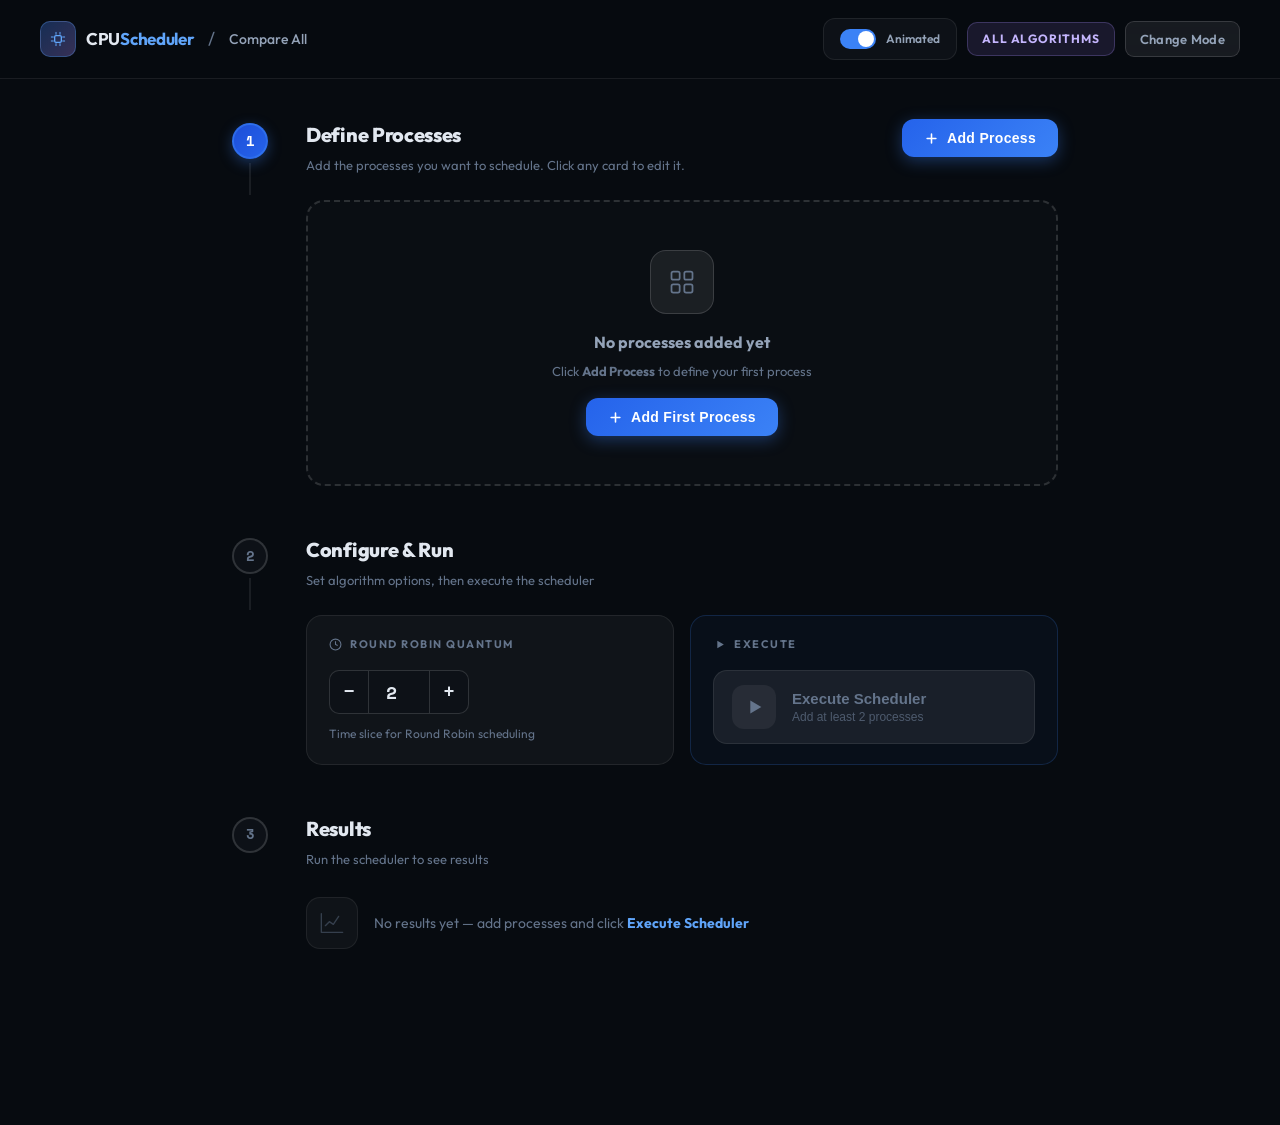
<file: templates/index.html>
<!DOCTYPE html>
<html lang="en">
<head>
  <meta charset="UTF-8"/>
  <meta name="viewport" content="width=device-width, initial-scale=1.0"/>
  <title>CPU Scheduling Simulator</title>
  <link rel="icon" type="image/png" href="/static/favicon.png">
  <link rel="manifest" href="/static/manifest.json">
  <meta name="theme-color" content="#070b10">
  <link rel="preconnect" href="https://fonts.googleapis.com">
  <link rel="preconnect" href="https://fonts.gstatic.com" crossorigin>
  <link href="https://fonts.googleapis.com/css2?family=Space+Mono:wght@400;700&family=Outfit:wght@300;400;500;600;700;800&display=swap" rel="stylesheet">
  <link rel="stylesheet" href="/static/style.css">
</head>
<body class="sim-body">

  <!-- TOP NAV -->
  <nav class="sim-nav">
    <div class="sim-nav-left">
      <a class="brand" href="/">
        <div class="brand-icon">
          <svg viewBox="0 0 24 24" width="16" height="16" fill="none">
            <rect x="7" y="7" width="10" height="10" rx="2" stroke="currentColor" stroke-width="2"/>
            <path d="M9 2v3M15 2v3M9 19v3M15 19v3M2 9h3M2 15h3M19 9h3M19 15h3" stroke="currentColor" stroke-width="1.5" stroke-linecap="round"/>
          </svg>
        </div>
        <span class="brand-text">CPU<span class="brand-accent">Scheduler</span></span>
      </a>
      <span class="sim-nav-sep">/</span>
      <span class="sim-nav-page" id="modeLabel">Simulator</span>
    </div>
    <div class="sim-nav-right">
      <div class="anim-toggle-wrap" onclick="toggleAnimation()" title="Toggle Gantt animation">
        <div class="toggle-track on" id="animToggle"><div class="toggle-thumb"></div></div>
        <span id="animLabel">Animated</span>
      </div>
      <span id="modeBadge" class="mode-badge compare">All Algorithms</span>
      <a href="/explore" class="btn btn-ghost btn-sm">Change Mode</a>
    </div>
  </nav>

  <!-- ═══════════════════════════════════════════════════ -->
  <!--  MAIN SIMULATOR BODY                               -->
  <!-- ═══════════════════════════════════════════════════ -->
  <div class="sim-page">

    <!-- ── STEP 1 : PROCESSES ───────────────────────── -->
    <div class="sim-step" id="stepProcesses">
      <div class="step-indicator">
        <div class="step-num">1</div>
        <div class="step-line"></div>
      </div>
      <div class="step-body">
        <div class="step-hdr">
          <div>
            <div class="step-title">Define Processes</div>
            <div class="step-hint">Add the processes you want to schedule. Click any card to edit it.</div>
          </div>
          <div class="step-hdr-actions">
            <button class="btn btn-primary" id="addProcessBtn" onclick="openModal()">
              <svg viewBox="0 0 24 24" width="15" height="15" fill="none" stroke="currentColor" stroke-width="2.5" stroke-linecap="round"><path d="M12 5v14M5 12h14"/></svg>
              Add Process
            </button>
            <button class="btn btn-danger btn-sm" onclick="clearProcesses()" id="clearBtn" style="display:none">
              <svg viewBox="0 0 24 24" width="13" height="13" fill="none" stroke="currentColor" stroke-width="2" stroke-linecap="round" stroke-linejoin="round"><path d="M3 6h18M8 6V4h8v2M6 6l1 14h10l1-14"/></svg>
              Reset
            </button>
          </div>
        </div>

        <!-- Empty state -->
        <div id="emptyProcesses" class="proc-empty">
          <div class="proc-empty-icon">
            <svg viewBox="0 0 24 24" width="28" height="28" fill="none" stroke="currentColor" stroke-width="1.5">
              <rect x="3" y="3" width="7" height="7" rx="1.5"/>
              <rect x="14" y="3" width="7" height="7" rx="1.5"/>
              <rect x="3" y="14" width="7" height="7" rx="1.5"/>
              <rect x="14" y="14" width="7" height="7" rx="1.5"/>
            </svg>
          </div>
          <div class="proc-empty-title">No processes added yet</div>
          <div class="proc-empty-sub">Click <strong>Add Process</strong> to define your first process</div>
          <button class="btn btn-primary" onclick="openModal()" style="margin-top:16px">
            <svg viewBox="0 0 24 24" width="15" height="15" fill="none" stroke="currentColor" stroke-width="2.5" stroke-linecap="round"><path d="M12 5v14M5 12h14"/></svg>
            Add First Process
          </button>
        </div>

        <!-- Process cards grid -->
        <div id="processCards" class="proc-cards hidden"></div>

        <!-- Process table (shows when >= 2) -->
        <div id="processTableWrap" class="proc-table-wrap hidden">
          <div class="proc-table-label">
            <svg viewBox="0 0 24 24" width="13" height="13" fill="none" stroke="currentColor" stroke-width="2"><path d="M9 5H7a2 2 0 0 0-2 2v12a2 2 0 0 0 2 2h10a2 2 0 0 0 2-2V7a2 2 0 0 0-2-2h-2M9 5a2 2 0 0 0 2 2h2a2 2 0 0 0 2-2M9 5a2 2 0 0 1 2-2h2a2 2 0 0 1 2 2"/></svg>
            Summary Table
          </div>
          <div class="proc-table-scroll">
            <table class="proc-table" id="processTable">
              <thead><tr><th>PID</th><th>Arrival Time</th><th>Burst Time</th><th>Priority</th><th></th></tr></thead>
              <tbody id="processTableBody"></tbody>
            </table>
          </div>
        </div>
      </div>
    </div>

    <!-- ── STEP 2 : CONFIGURE ───────────────────────── -->
    <div class="sim-step" id="stepConfigure">
      <div class="step-indicator">
        <div class="step-num">2</div>
        <div class="step-line"></div>
      </div>
      <div class="step-body">
        <div class="step-hdr">
          <div>
            <div class="step-title">Configure &amp; Run</div>
            <div class="step-hint">Set algorithm options, then execute the scheduler</div>
          </div>
        </div>

        <div class="config-grid">

          <!-- Algorithm mode card (single & compare2 only) -->
          <div id="algoConfigCard" class="config-card hidden">
            <div class="config-card-label">
              <svg viewBox="0 0 24 24" width="13" height="13" fill="none" stroke="currentColor" stroke-width="2"><path d="M12 2L2 7l10 5 10-5-10-5zM2 17l10 5 10-5M2 12l10 5 10-5"/></svg>
              <span id="algoConfigTitle">Select Algorithm</span>
            </div>
            <div id="algoConfigContent"></div>
          </div>

          <!-- RR Quantum card -->
          <div class="config-card" id="quantumCard">
            <div class="config-card-label">
              <svg viewBox="0 0 24 24" width="13" height="13" fill="none" stroke="currentColor" stroke-width="2"><circle cx="12" cy="12" r="10"/><path d="M12 6v6l4 2"/></svg>
              Round Robin Quantum
            </div>
            <div class="quantum-control">
              <button class="quantum-btn" onclick="adjustQuantum(-1)">−</button>
              <input type="number" id="quantum" value="2" min="1" class="quantum-input" onchange="clampQuantum()">
              <button class="quantum-btn" onclick="adjustQuantum(1)">+</button>
            </div>
            <div class="config-hint">Time slice for Round Robin scheduling</div>
          </div>

          <!-- Run card -->
          <div class="config-card run-card">
            <div class="config-card-label">
              <svg viewBox="0 0 24 24" width="13" height="13" fill="currentColor"><path d="M8 5l12 7-12 7V5z"/></svg>
              Execute
            </div>
            <button class="run-btn-big" id="runBtn" onclick="runScheduler()" disabled>
              <div class="run-btn-icon">
                <svg viewBox="0 0 24 24" width="22" height="22" fill="currentColor"><path d="M8 5l12 7-12 7V5z"/></svg>
              </div>
              <div>
                <div class="run-btn-label">Execute Scheduler</div>
                <div class="run-btn-sub" id="runBtnSub">Add at least 2 processes</div>
              </div>
            </button>
          </div>

        </div>
      </div>
    </div>

    <!-- ── STEP 3 : RESULTS ─────────────────────────── -->
    <div class="sim-step" id="stepResults">
      <div class="step-indicator">
        <div class="step-num done" id="stepNumResults">3</div>
      </div>
      <div class="step-body">
        <div class="step-hdr" style="margin-bottom:0">
          <div>
            <div class="step-title" id="resultsHeading">Results</div>
            <div class="step-hint" id="resultsMeta">Run the scheduler to see results</div>
          </div>
          <div id="resultsHeaderRight" style="display:none">
            <button class="btn btn-ghost btn-sm" onclick="clearResults()">
              <svg viewBox="0 0 24 24" width="13" height="13" fill="none" stroke="currentColor" stroke-width="2" stroke-linecap="round"><path d="M3 12a9 9 0 1 0 9-9 9.75 9.75 0 0 0-6.74 2.74L3 8"/><path d="M3 3v5h5"/></svg>
              Run Again
            </button>
          </div>
        </div>

        <!-- Empty results state -->
        <div id="emptyResults" class="results-empty">
          <div class="results-empty-icon">
            <svg viewBox="0 0 24 24" width="32" height="32" fill="none" stroke="currentColor" stroke-width="1">
              <path d="M4 19V5M4 19h16" stroke-linecap="round"/>
              <path d="M7 14l3-3 3 2 4-6" stroke-linecap="round" stroke-linejoin="round"/>
            </svg>
          </div>
          <div>No results yet — add processes and click <strong style="color:var(--blue2)">Execute Scheduler</strong></div>
        </div>

        <!-- ALL MODE results -->
        <div id="allResults" class="hidden">
          <!-- Summary comparison table + best card -->
          <div class="results-section">
            <div class="results-section-label">Performance Comparison</div>
            <!-- Table first -->
            <div class="summary-table-wrap">
              <table class="summary-table" id="summaryTable">
                <thead><tr>
                  <th style="width:28%">Algorithm</th>
                  <th>Avg Wait ↓</th>
                  <th>Avg TAT ↓</th>
                  <th>Avg Response ↓</th>
                  <th>Throughput ↑</th>
                  <th>CPU Util ↑</th>
                </tr></thead>
                <tbody id="summaryBody"></tbody>
              </table>
            </div>
            <!-- Best card below table -->
            <div id="bestText" style="margin-top:20px"></div>
            <div style="margin-top:16px">
              <div id="viewAlgorithmsBtn" class="view-algo-link" onclick="scrollToAlgorithms()">
                View Detailed Gantt Charts per Algorithm
                <span class="arrow">→</span>
              </div>
            </div>
          </div>

          <!-- Per-algorithm details -->
          <div id="algorithmsBlock" class="algo-hidden">
            <div class="results-section">
              <div class="results-section-label" id="algorithmsHeading">Detailed View</div>
              <div class="algo-tab-bar" id="algoButtons"></div>
              <div id="details" class="results-detail-card">
                <div class="results-empty" style="padding:48px 0">
                  <div class="results-empty-icon"><svg viewBox="0 0 24 24" width="26" height="26" fill="none" stroke="currentColor" stroke-width="1"><path d="M4 19V5M4 19h16" stroke-linecap="round"/><path d="M7 14l3-3 3 2 4-6" stroke-linecap="round"/></svg></div>
                  <div>Select an algorithm tab above</div>
                </div>
              </div>
            </div>
          </div>
        </div>

        <!-- SINGLE MODE results -->
        <div id="singleResults" class="hidden">
          <div id="singleDetails" class="results-detail-card" style="margin-top:20px"></div>
        </div>

        <!-- COMPARE2 MODE results -->
        <div id="compare2Results" class="hidden">
          <div class="compare-layout" id="compareLayout" style="margin-top:20px"></div>
        </div>

      </div>
    </div>

  </div><!-- /sim-page -->

  <!-- ═══════════════════════════════════════════════════ -->
  <!--  ADD / EDIT PROCESS MODAL                          -->
  <!-- ═══════════════════════════════════════════════════ -->
  <div id="processModal" class="modal hidden">
    <div class="modal-box">

      <!-- Modal header -->
      <div class="modal-header">
        <div class="modal-header-left">
          <div class="modal-header-icon">
            <svg viewBox="0 0 24 24" width="18" height="18" fill="none" stroke="currentColor" stroke-width="2">
              <rect x="3" y="3" width="7" height="7" rx="1.5"/>
              <rect x="14" y="3" width="7" height="7" rx="1.5"/>
              <rect x="3" y="14" width="7" height="7" rx="1.5"/>
              <rect x="14" y="14" width="7" height="7" rx="1.5"/>
            </svg>
          </div>
          <div>
            <div class="modal-title" id="modalTitle">Add Process</div>
            <div class="modal-sub">Fill in the process parameters below</div>
          </div>
        </div>
        <button class="modal-close-btn" onclick="closeModal()" aria-label="Close">
          <svg viewBox="0 0 24 24" width="18" height="18" fill="none" stroke="currentColor" stroke-width="2" stroke-linecap="round"><path d="M18 6 6 18M6 6l12 12"/></svg>
        </button>
      </div>

      <!-- Color picker banner -->
      <div class="modal-color-banner" id="modalColorBanner">
        <div class="modal-color-info">
          <div class="modal-color-swatch" id="modalColorSwatch"></div>
          <div>
            <div class="modal-color-label">Process Color</div>
            <div class="modal-color-hint">Used to identify this process in the Gantt chart</div>
          </div>
        </div>
        <div class="color-presets" id="colorPresets"></div>
        <label class="color-custom-btn" title="Custom color">
          <svg viewBox="0 0 24 24" width="14" height="14" fill="none" stroke="currentColor" stroke-width="2"><circle cx="12" cy="12" r="10"/><path d="M12 8v8M8 12h8"/></svg>
          Custom
          <input type="color" id="mColor" style="position:absolute;opacity:0;width:0;height:0" aria-label="Custom color">
        </label>
      </div>

      <!-- Fields -->
      <div class="modal-fields">
        <div class="field-group">
          <label class="field-label">
            Arrival Time
            <span class="field-badge">Required</span>
          </label>
          <div class="field-input-wrap">
            <div class="field-icon">
              <svg viewBox="0 0 24 24" width="15" height="15" fill="none" stroke="currentColor" stroke-width="2"><circle cx="12" cy="12" r="10"/><path d="M12 6v6l4 2"/></svg>
            </div>
            <input type="number" id="mArrival" min="0" placeholder="0" class="field-input" autocomplete="off">
          </div>
          <div class="field-desc">When the process enters the ready queue</div>
        </div>

        <div class="field-group">
          <label class="field-label">
            Burst Time
            <span class="field-badge">Required</span>
          </label>
          <div class="field-input-wrap">
            <div class="field-icon">
              <svg viewBox="0 0 24 24" width="15" height="15" fill="none" stroke="currentColor" stroke-width="2"><path d="M13 2L3 14h9l-1 8 10-12h-9l1-8z"/></svg>
            </div>
            <input type="number" id="mBurst" min="1" placeholder="5" class="field-input" autocomplete="off">
          </div>
          <div class="field-desc">CPU time required to complete this process</div>
        </div>

        <div class="field-group">
          <label class="field-label">
            Priority
            <span class="field-badge optional">Optional</span>
          </label>
          <div class="field-input-wrap">
            <div class="field-icon">
              <svg viewBox="0 0 24 24" width="15" height="15" fill="none" stroke="currentColor" stroke-width="2"><path d="M12 2l3.09 6.26L22 9.27l-5 4.87 1.18 6.88L12 17.77l-6.18 3.25L7 14.14 2 9.27l6.91-1.01L12 2z"/></svg>
            </div>
            <input type="number" id="mPriority" min="1" placeholder="1" class="field-input" autocomplete="off">
          </div>
          <div class="field-desc">Lower number = higher priority (used by Priority algorithms)</div>
        </div>
      </div>

      <!-- Error -->
      <div id="modalError" class="modal-error-bar hidden"></div>

      <!-- Footer actions -->
      <div class="modal-footer">
        <button class="btn btn-ghost" onclick="closeModal()">Discard</button>
        <button class="btn btn-primary" onclick="addProcess()" id="saveBtn">
          <svg viewBox="0 0 24 24" width="15" height="15" fill="none" stroke="currentColor" stroke-width="2.5" stroke-linecap="round"><path d="M20 6 9 17l-5-5"/></svg>
          Save Process
        </button>
      </div>

    </div>
  </div>

  <script src="/static/script.js"></script>
  <script>
    if ("serviceWorker" in navigator) navigator.serviceWorker.register("/static/service-worker.js").catch(()=>{});
  </script>
</body>
</html>
</file>
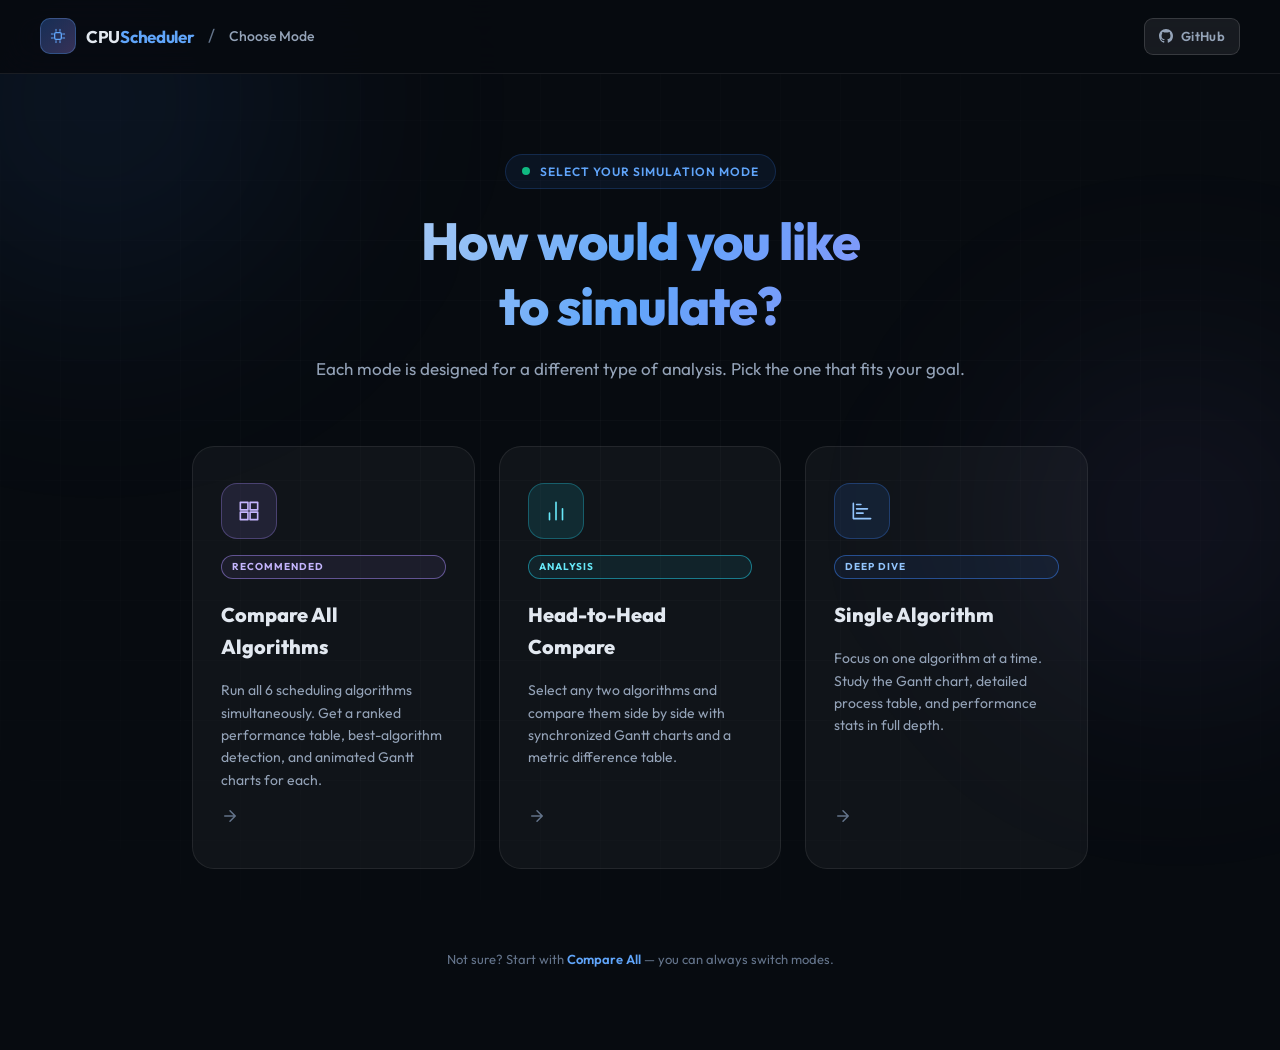
<file: templates/explore.html>
<!DOCTYPE html>
<html lang="en">
<head>
  <meta charset="UTF-8"/>
  <meta name="viewport" content="width=device-width, initial-scale=1.0"/>
  <title>Choose Mode — CPU Scheduler</title>
  <link rel="icon" type="image/png" href="/static/favicon.png">
  <link rel="preconnect" href="https://fonts.googleapis.com">
  <link rel="preconnect" href="https://fonts.gstatic.com" crossorigin>
  <link href="https://fonts.googleapis.com/css2?family=Space+Mono:wght@400;700&family=Outfit:wght@300;400;500;600;700;800&display=swap" rel="stylesheet">
  <link rel="stylesheet" href="/static/style.css">
</head>
<body class="sim-body">

  <div class="bg-canvas" aria-hidden="true">
    <div class="bg-grid"></div>
    <div class="bg-glow g1"></div>
    <div class="bg-glow g2"></div>
  </div>

  <nav class="sim-nav">
    <div class="sim-nav-left">
      <a class="brand" href="/" style="text-decoration:none">
        <div class="brand-icon"><svg viewBox="0 0 24 24" width="16" height="16" fill="none"><rect x="7" y="7" width="10" height="10" rx="2" stroke="currentColor" stroke-width="2"/><path d="M9 2v3M15 2v3M9 19v3M15 19v3M2 9h3M2 15h3M19 9h3M19 15h3" stroke="currentColor" stroke-width="1.5" stroke-linecap="round"/></svg></div>
        <span class="brand-text">CPU<span class="brand-accent">Scheduler</span></span>
      </a>
      <span class="sim-nav-sep">/</span>
      <span class="sim-nav-page">Choose Mode</span>
    </div>
    <a href="https://github.com/VeeQubit/CPU_Process_Scheduler" target="_blank" class="btn btn-ghost btn-sm">
      <svg height="14" viewBox="0 0 16 16" width="14" fill="currentColor"><path d="M8 0C3.58 0 0 3.58 0 8c0 3.54 2.29 6.53 5.47 7.59.4.07.55-.17.55-.38 0-.19-.01-.82-.01-1.49-2.01.37-2.53-.49-2.69-.94-.09-.23-.48-.94-.82-1.13-.28-.15-.68-.52-.01-.53.63-.01 1.08.58 1.23.82.72 1.21 1.87.87 2.33.66.07-.52.28-.87.51-1.07-1.78-.2-3.64-.89-3.64-3.95 0-.87.31-1.59.82-2.15-.08-.2-.36-1.02.08-2.12 0 0 .67-.21 2.2.82.64-.18 1.32-.27 2-.27.68 0 1.36.09 2 .27 1.53-1.04 2.2-.82 2.2-.82.44 1.1.16 1.92.08 2.12.51.56.82 1.27.82 2.15 0 3.07-1.87 3.75-3.65 3.95.29.25.54.73.54 1.48 0 1.07-.01 1.93-.01 2.2 0 .21.15.46.55.38A8.013 8.013 0 0016 8c0-4.42-3.58-8-8-8z"/></svg>
      GitHub
    </a>
  </nav>

  <div class="explore-page" style="position:relative;z-index:1">
    <div class="hero-badge" style="display:inline-flex;margin-bottom:20px">
      <span class="badge-pulse"></span>
      <span>Select Your Simulation Mode</span>
    </div>
    <h1 class="explore-title">How would you like<br/>to simulate?</h1>
    <p class="explore-sub">Each mode is designed for a different type of analysis. Pick the one that fits your goal.</p>

    <div class="mode-cards">

      <!-- Full Compare All -->
      <a href="/simulator?mode=all" class="mode-card"
         style="--mc-color:rgba(167,139,250,0.5);--mc-bg:rgba(167,139,250,0.08);--mc-text:#c4b5fd">
        <div class="mc-icon" style="--mc-bg:rgba(167,139,250,0.12);--mc-color:rgba(167,139,250,0.3);--mc-text:#c4b5fd">
          <svg viewBox="0 0 24 24" fill="none" stroke="currentColor" stroke-width="1.5">
            <path d="M4 4h7v7H4zM13 4h7v7h-7zM4 13h7v7H4zM13 13h7v7h-7z" stroke-linejoin="round"/>
          </svg>
        </div>
        <span class="mc-tag">Recommended</span>
        <div class="mc-title">Compare All Algorithms</div>
        <div class="mc-desc">Run all 6 scheduling algorithms simultaneously. Get a ranked performance table, best-algorithm detection, and animated Gantt charts for each.</div>
        <div class="mc-arrow">
          <svg viewBox="0 0 24 24" width="18" height="18" fill="none" stroke="currentColor" stroke-width="2"><path d="M5 12h14M12 5l7 7-7 7" stroke-linecap="round" stroke-linejoin="round"/></svg>
        </div>
      </a>

      <!-- Head-to-Head -->
      <a href="/simulator?mode=compare2" class="mode-card"
         style="--mc-color:rgba(34,211,238,0.5);--mc-bg:rgba(34,211,238,0.08);--mc-text:#67e8f9">
        <div class="mc-icon" style="--mc-bg:rgba(34,211,238,0.12);--mc-color:rgba(34,211,238,0.3);--mc-text:#67e8f9">
          <svg viewBox="0 0 24 24" fill="none" stroke="currentColor" stroke-width="1.5">
            <path d="M18 20V10M12 20V4M6 20v-6" stroke-linecap="round" stroke-linejoin="round"/>
          </svg>
        </div>
        <span class="mc-tag">Analysis</span>
        <div class="mc-title">Head-to-Head Compare</div>
        <div class="mc-desc">Select any two algorithms and compare them side by side with synchronized Gantt charts and a metric difference table.</div>
        <div class="mc-arrow">
          <svg viewBox="0 0 24 24" width="18" height="18" fill="none" stroke="currentColor" stroke-width="2"><path d="M5 12h14M12 5l7 7-7 7" stroke-linecap="round" stroke-linejoin="round"/></svg>
        </div>
      </a>

      <!-- Single Algorithm -->
      <a href="/simulator?mode=single" class="mode-card"
         style="--mc-color:rgba(59,130,246,0.5);--mc-bg:rgba(59,130,246,0.08);--mc-text:#93c5fd">
        <div class="mc-icon" style="--mc-bg:rgba(59,130,246,0.12);--mc-color:rgba(59,130,246,0.3);--mc-text:#93c5fd">
          <svg viewBox="0 0 24 24" fill="none" stroke="currentColor" stroke-width="1.5">
            <path d="M4 19V5M4 19h16" stroke-linecap="round"/>
            <path d="M7 14h6M7 10h10M7 6h4" stroke-linecap="round"/>
          </svg>
        </div>
        <span class="mc-tag">Deep Dive</span>
        <div class="mc-title">Single Algorithm</div>
        <div class="mc-desc">Focus on one algorithm at a time. Study the Gantt chart, detailed process table, and performance stats in full depth.</div>
        <div class="mc-arrow">
          <svg viewBox="0 0 24 24" width="18" height="18" fill="none" stroke="currentColor" stroke-width="2"><path d="M5 12h14M12 5l7 7-7 7" stroke-linecap="round" stroke-linejoin="round"/></svg>
        </div>
      </a>

    </div>

    <div style="text-align:center;color:var(--text3);font-size:13px">
      Not sure? Start with <a href="/simulator?mode=all" style="color:var(--blue2);font-weight:600">Compare All</a> — you can always switch modes.
    </div>
  </div>

</body>
</html>
</file>
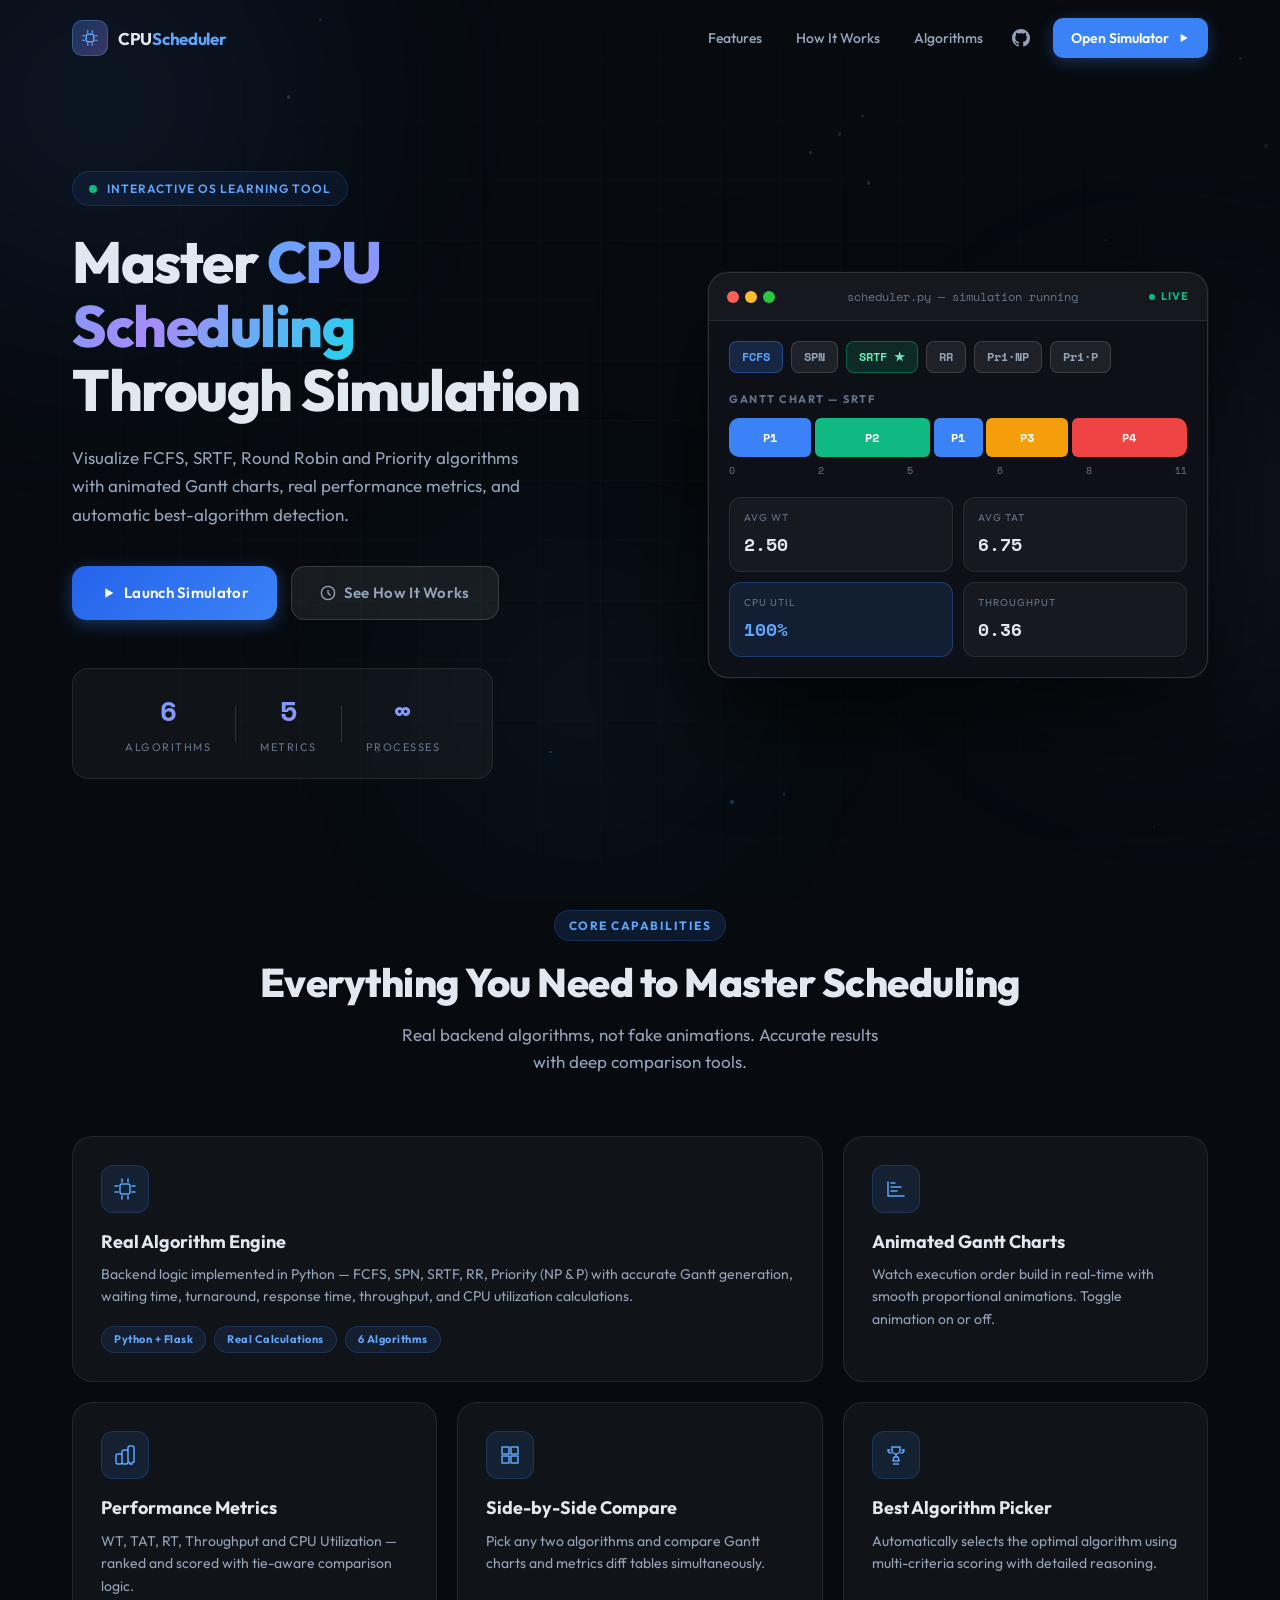
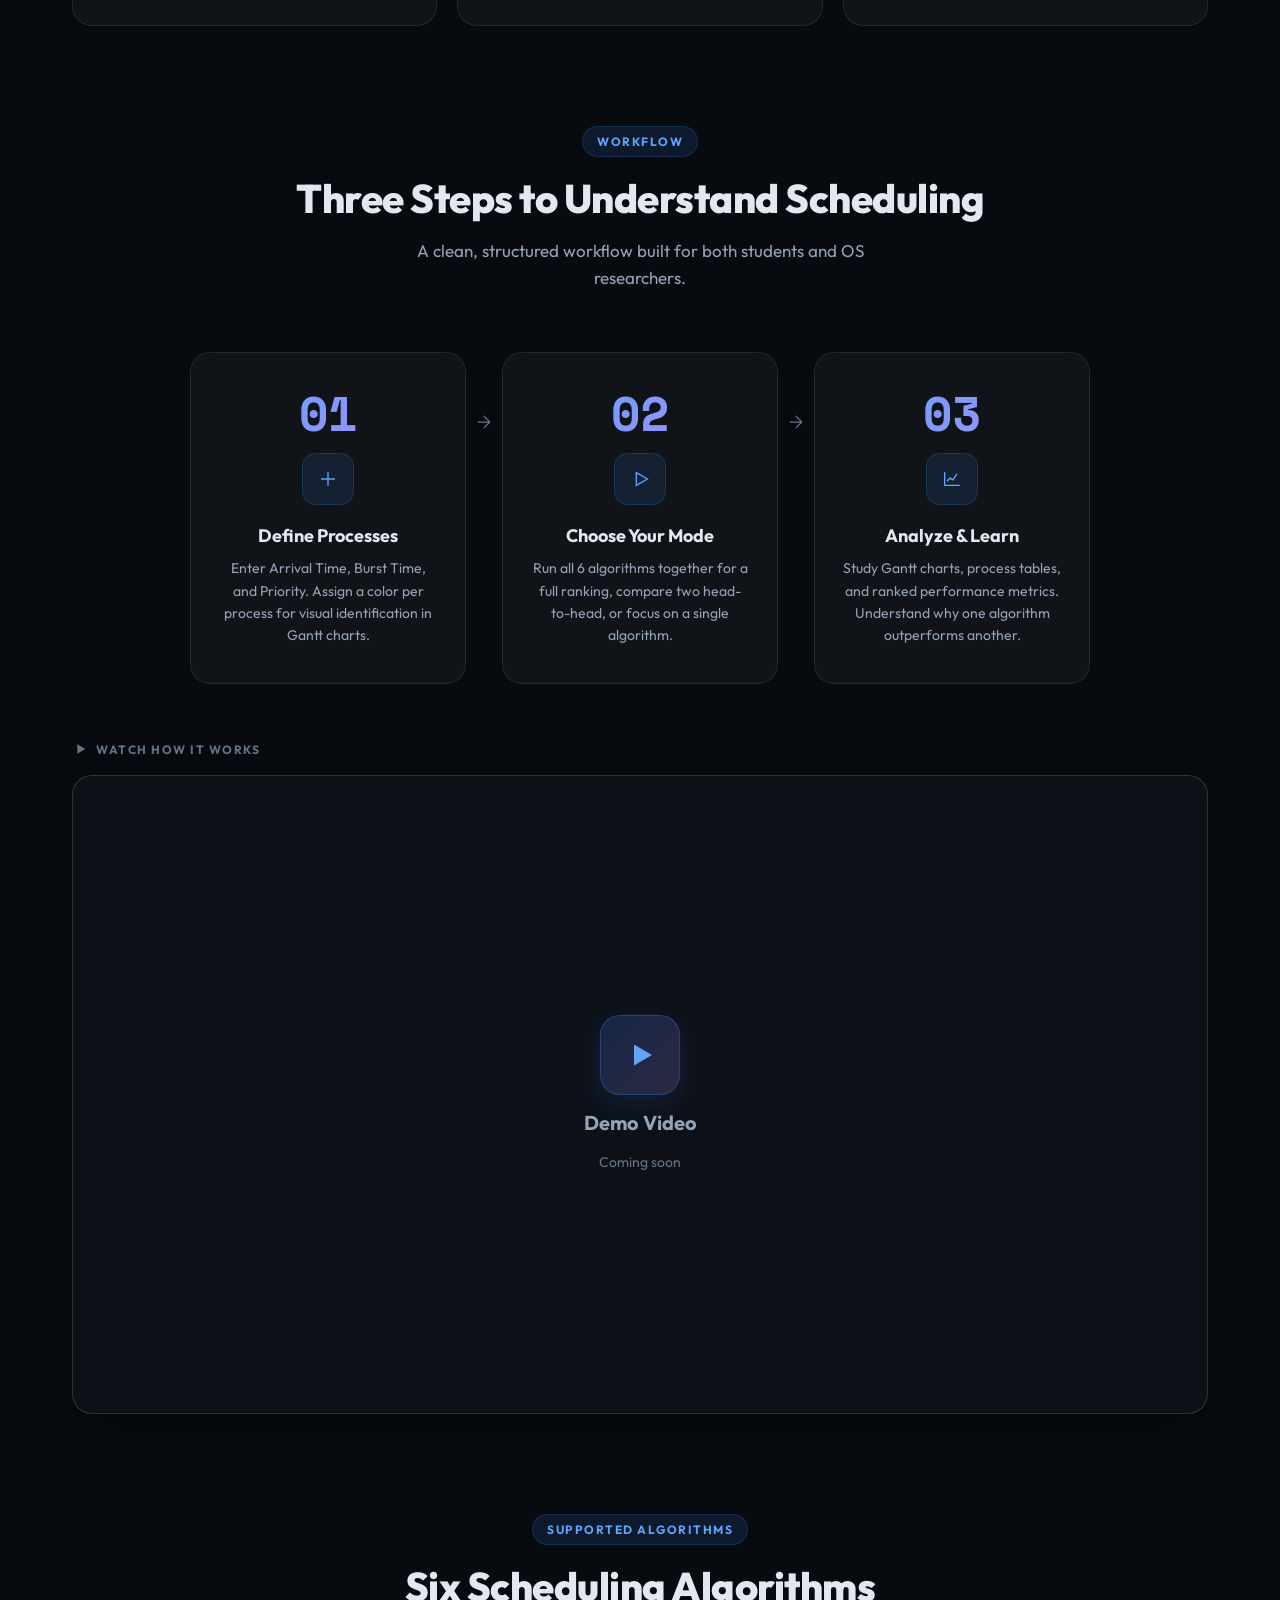
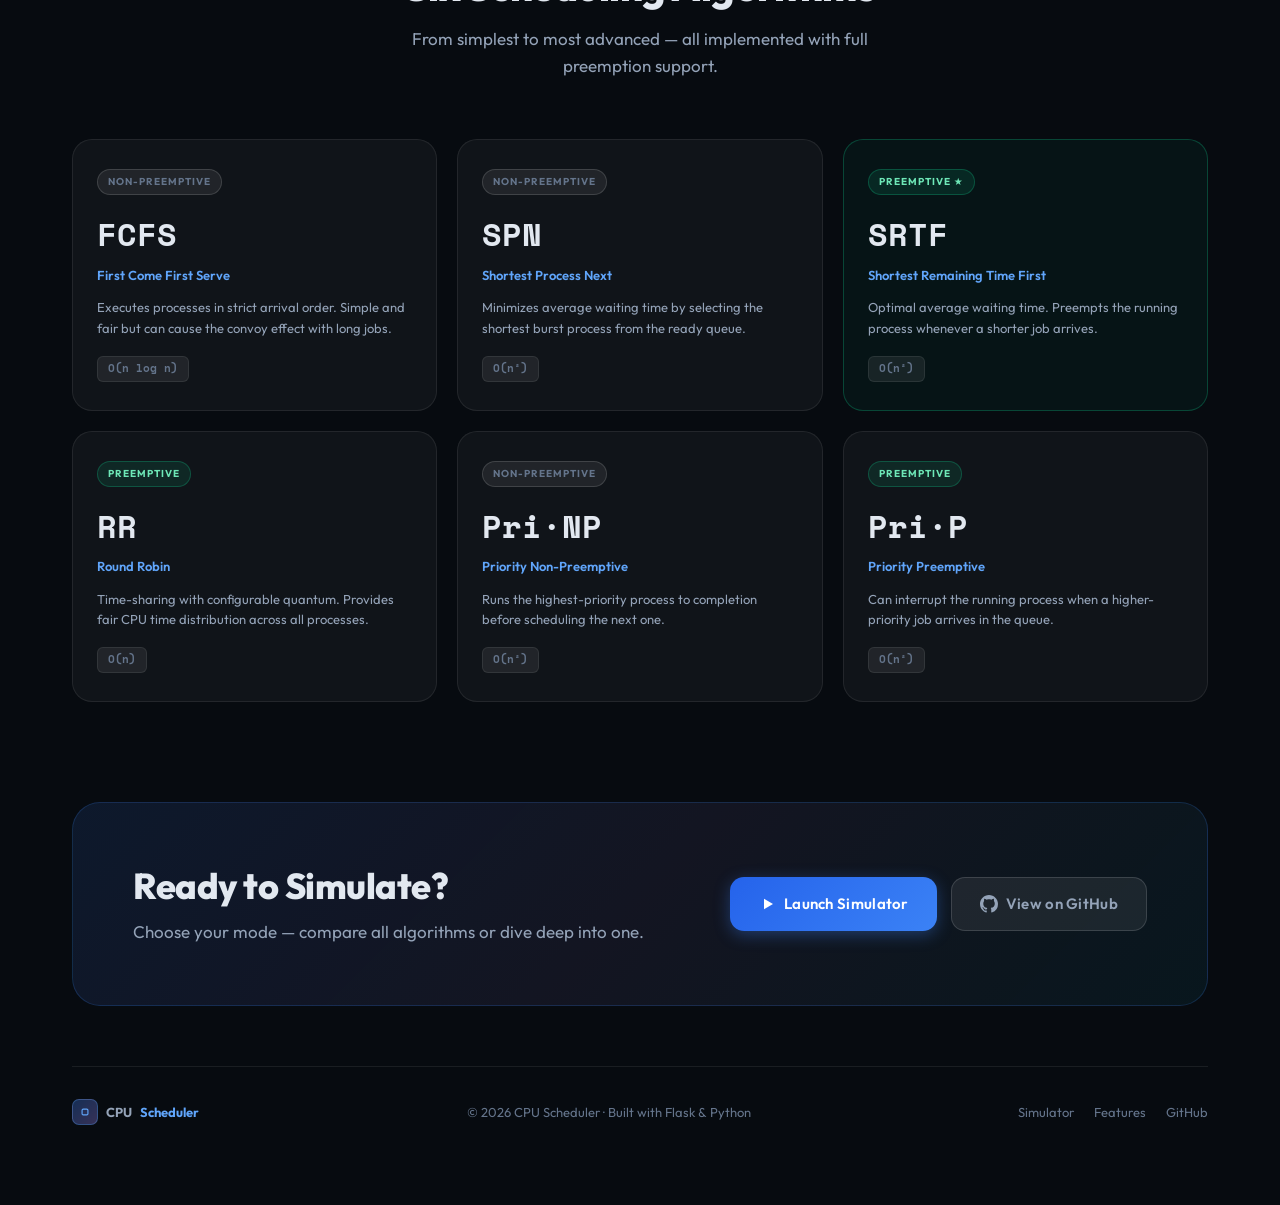
<file: templates/home.html>
<!DOCTYPE html>
<html lang="en">
<head>
  <meta charset="UTF-8"/>
  <meta name="viewport" content="width=device-width, initial-scale=1.0"/>
  <title>CPU Scheduling Simulator – Visualize FCFS, SRTF, Round Robin & Priority</title>
  <meta name="description" content="Interactive CPU Scheduling Simulator to visualize FCFS, SRTF, Round Robin and Priority algorithms with animated Gantt charts."/>
  <link rel="canonical" href="https://cpu-scheduler.up.railway.app/"/>
  <link rel="manifest" href="/static/manifest.json">
  <meta name="theme-color" content="#070b10">
  <link rel="icon" type="image/png" href="/static/favicon.png">
  <link rel="preconnect" href="https://fonts.googleapis.com">
  <link rel="preconnect" href="https://fonts.gstatic.com" crossorigin>
  <link href="https://fonts.googleapis.com/css2?family=Space+Mono:wght@400;700&family=Outfit:wght@300;400;500;600;700;800&display=swap" rel="stylesheet">
  <link rel="stylesheet" href="/static/style.css">
</head>
<body class="home-body">

  <div class="bg-canvas" aria-hidden="true">
    <div class="bg-grid"></div>
    <div class="bg-glow g1"></div>
    <div class="bg-glow g2"></div>
    <div class="bg-glow g3"></div>
    <div class="floating-particles" id="particles"></div>
  </div>

  <!-- NAVBAR -->
  <header class="nav" id="mainNav">
    <div class="nav-inner">
      <a class="brand" href="/">
        <div class="brand-icon">
          <svg viewBox="0 0 24 24" width="18" height="18" fill="none">
            <rect x="7" y="7" width="10" height="10" rx="2" stroke="currentColor" stroke-width="2"/>
            <path d="M9 2v3M15 2v3M9 19v3M15 19v3M2 9h3M2 15h3M19 9h3M19 15h3" stroke="currentColor" stroke-width="1.5" stroke-linecap="round"/>
          </svg>
        </div>
        <span class="brand-text">CPU<span class="brand-accent">Scheduler</span></span>
      </a>
      <nav class="nav-links">
        <a href="#features" class="nav-link">Features</a>
        <a href="#how" class="nav-link">How It Works</a>
        <a href="#algorithms" class="nav-link">Algorithms</a>
        <a href="https://github.com/VeeQubit/CPU_Process_Scheduler" target="_blank" class="nav-link nav-github" aria-label="GitHub">
          <svg height="18" viewBox="0 0 16 16" width="18" fill="currentColor"><path d="M8 0C3.58 0 0 3.58 0 8c0 3.54 2.29 6.53 5.47 7.59.4.07.55-.17.55-.38 0-.19-.01-.82-.01-1.49-2.01.37-2.53-.49-2.69-.94-.09-.23-.48-.94-.82-1.13-.28-.15-.68-.52-.01-.53.63-.01 1.08.58 1.23.82.72 1.21 1.87.87 2.33.66.07-.52.28-.87.51-1.07-1.78-.2-3.64-.89-3.64-3.95 0-.87.31-1.59.82-2.15-.08-.2-.36-1.02.08-2.12 0 0 .67-.21 2.2.82.64-.18 1.32-.27 2-.27.68 0 1.36.09 2 .27 1.53-1.04 2.2-.82 2.2-.82.44 1.1.16 1.92.08 2.12.51.56.82 1.27.82 2.15 0 3.07-1.87 3.75-3.65 3.95.29.25.54.73.54 1.48 0 1.07-.01 1.93-.01 2.2 0 .21.15.46.55.38A8.013 8.013 0 0016 8c0-4.42-3.58-8-8-8z"/></svg>
        </a>
        <a class="nav-cta" href="/explore">
          <span>Open Simulator</span>
          <svg viewBox="0 0 24 24" width="14" height="14" fill="currentColor"><path d="M8 5l12 7-12 7V5z"/></svg>
        </a>
      </nav>
      <button class="nav-burger" aria-label="Open menu" onclick="toggleMenu()"><span></span><span></span><span></span></button>
    </div>
    <div id="mobileMenu" class="nav-mobile hidden">
      <a href="#features" onclick="toggleMenu()">Features</a>
      <a href="#how" onclick="toggleMenu()">How It Works</a>
      <a href="#algorithms" onclick="toggleMenu()">Algorithms</a>
      <a class="nav-cta" href="/explore" onclick="toggleMenu()">Open Simulator</a>
    </div>
  </header>

  <main class="home-main">

    <!-- HERO -->
    <section class="hero">
      <div class="hero-content">
        <div class="hero-badge animate-in" style="--delay:0ms">
          <span class="badge-pulse"></span>
          <span>Interactive OS Learning Tool</span>
        </div>
        <h1 class="hero-title animate-in" style="--delay:100ms">
          Master <span class="hero-grad">CPU Scheduling</span><br/>Through Simulation
        </h1>
        <p class="hero-sub animate-in" style="--delay:200ms">
          Visualize FCFS, SRTF, Round Robin and Priority algorithms with animated Gantt charts, real performance metrics, and automatic best-algorithm detection.
        </p>
        <div class="hero-actions animate-in" style="--delay:300ms">
          <a class="btn btn-primary btn-lg" href="/explore">
            <svg viewBox="0 0 24 24" width="16" height="16" fill="currentColor"><path d="M8 5l12 7-12 7V5z"/></svg>
            Launch Simulator
          </a>
          <a class="btn btn-ghost btn-lg" href="#how">
            <svg viewBox="0 0 24 24" width="16" height="16" fill="none" stroke="currentColor" stroke-width="2" stroke-linecap="round"><path d="M12 22c5.523 0 10-4.477 10-10S17.523 2 12 2 2 6.477 2 12s4.477 10 10 10z"/><path d="M12 8v4l3 3"/></svg>
            See How It Works
          </a>
        </div>
        <div class="hero-stats animate-in" style="--delay:400ms">
          <div class="stat-item"><span class="stat-num">6</span><span class="stat-label">Algorithms</span></div>
          <div class="stat-divider"></div>
          <div class="stat-item"><span class="stat-num">5</span><span class="stat-label">Metrics</span></div>
          <div class="stat-divider"></div>
          <div class="stat-item"><span class="stat-num">∞</span><span class="stat-label">Processes</span></div>
        </div>
      </div>

      <div class="hero-visual animate-in" style="--delay:200ms">
        <div class="terminal-card">
          <div class="terminal-header">
            <div class="terminal-dots"><span class="tdot red"></span><span class="tdot yellow"></span><span class="tdot green"></span></div>
            <span class="terminal-title">scheduler.py — simulation running</span>
            <div class="terminal-status"><span class="status-dot"></span>LIVE</div>
          </div>
          <div class="terminal-body">
            <div class="algo-chips">
              <span class="algo-chip active">FCFS</span><span class="algo-chip">SPN</span>
              <span class="algo-chip best">SRTF ★</span><span class="algo-chip">RR</span>
              <span class="algo-chip">Pri·NP</span><span class="algo-chip">Pri·P</span>
            </div>
            <div class="gantt-label">Gantt Chart — SRTF</div>
            <div class="gantt-mock">
              <div class="gm-block" style="--w:2;--c:#3b82f6">P1</div>
              <div class="gm-block" style="--w:3;--c:#10b981">P2</div>
              <div class="gm-block" style="--w:1;--c:#3b82f6">P1</div>
              <div class="gm-block" style="--w:2;--c:#f59e0b">P3</div>
              <div class="gm-block" style="--w:3;--c:#ef4444">P4</div>
            </div>
            <div class="gantt-ticks"><span>0</span><span>2</span><span>5</span><span>6</span><span>8</span><span>11</span></div>
            <div class="metrics-grid">
              <div class="metric-box"><div class="metric-label">Avg WT</div><div class="metric-val">2.50</div></div>
              <div class="metric-box"><div class="metric-label">Avg TAT</div><div class="metric-val">6.75</div></div>
              <div class="metric-box highlight-metric"><div class="metric-label">CPU Util</div><div class="metric-val">100%</div></div>
              <div class="metric-box"><div class="metric-label">Throughput</div><div class="metric-val">0.36</div></div>
            </div>
          </div>
        </div>
      </div>
    </section>

    <!-- FEATURES -->
    <section id="features" class="section">
      <div class="section-head">
        <div class="section-tag">Core Capabilities</div>
        <h2 class="section-title">Everything You Need to Master Scheduling</h2>
        <p class="section-sub">Real backend algorithms, not fake animations. Accurate results with deep comparison tools.</p>
      </div>
      <div class="feature-grid">
        <div class="feature-card fc-large">
          <div class="fc-icon"><svg viewBox="0 0 24 24" width="24" height="24" fill="none" stroke="currentColor" stroke-width="1.5"><rect x="7" y="7" width="10" height="10" rx="2"/><path d="M9 2v3M15 2v3M9 19v3M15 19v3M2 9h3M2 15h3M19 9h3M19 15h3" stroke-linecap="round"/></svg></div>
          <h3>Real Algorithm Engine</h3>
          <p>Backend logic implemented in Python — FCFS, SPN, SRTF, RR, Priority (NP & P) with accurate Gantt generation, waiting time, turnaround, response time, throughput, and CPU utilization calculations.</p>
          <div class="fc-tags"><span>Python + Flask</span><span>Real Calculations</span><span>6 Algorithms</span></div>
        </div>
        <div class="feature-card">
          <div class="fc-icon"><svg viewBox="0 0 24 24" width="24" height="24" fill="none" stroke="currentColor" stroke-width="1.5"><path d="M4 19V5M4 19h16" stroke-linecap="round"/><path d="M7 14h6M7 10h10M7 6h4" stroke-linecap="round"/></svg></div>
          <h3>Animated Gantt Charts</h3>
          <p>Watch execution order build in real-time with smooth proportional animations. Toggle animation on or off.</p>
        </div>
        <div class="feature-card">
          <div class="fc-icon"><svg viewBox="0 0 24 24" width="24" height="24" fill="none" stroke="currentColor" stroke-width="1.5"><path d="M9 19v-6a2 2 0 0 0-2-2H5a2 2 0 0 0-2 2v6a2 2 0 0 0 2 2h2a2 2 0 0 0 2-2zm0 0V9a2 2 0 0 1 2-2h2a2 2 0 0 1 2 2v10m-6 0a2 2 0 0 0 2 2h2a2 2 0 0 0 2-2m0 0V5a2 2 0 0 1 2-2h2a2 2 0 0 1 2 2v14a2 2 0 0 0-2 2h-2a2 2 0 0 0-2-2z"/></svg></div>
          <h3>Performance Metrics</h3>
          <p>WT, TAT, RT, Throughput and CPU Utilization — ranked and scored with tie-aware comparison logic.</p>
        </div>
        <div class="feature-card">
          <div class="fc-icon"><svg viewBox="0 0 24 24" width="24" height="24" fill="none" stroke="currentColor" stroke-width="1.5"><path d="M4 4h7v7H4zM13 4h7v7h-7zM4 13h7v7H4zM13 13h7v7h-7z" stroke-linejoin="round"/></svg></div>
          <h3>Side-by-Side Compare</h3>
          <p>Pick any two algorithms and compare Gantt charts and metrics diff tables simultaneously.</p>
        </div>
        <div class="feature-card">
          <div class="fc-icon"><svg viewBox="0 0 24 24" width="24" height="24" fill="none" stroke="currentColor" stroke-width="1.5"><path d="M8 4h8v3a4 4 0 0 1-8 0V4z"/><path d="M6 7H4a3 3 0 0 0 3 3M18 7h2a3 3 0 0 1-3 3" stroke-linecap="round"/><path d="M12 11v3M9 21h6M10 14h4l1 4H9l1-4z" stroke-linejoin="round"/></svg></div>
          <h3>Best Algorithm Picker</h3>
          <p>Automatically selects the optimal algorithm using multi-criteria scoring with detailed reasoning.</p>
        </div>
      </div>
    </section>

    <!-- HOW IT WORKS -->
    <section id="how" class="section">
      <div class="section-head">
        <div class="section-tag">Workflow</div>
        <h2 class="section-title">Three Steps to Understand Scheduling</h2>
        <p class="section-sub">A clean, structured workflow built for both students and OS researchers.</p>
      </div>
      <div class="steps-container">
        <div class="step-card">
          <div class="step-number">01</div>
          <div class="step-icon"><svg viewBox="0 0 24 24" width="22" height="22" fill="none" stroke="currentColor" stroke-width="1.5"><path d="M12 5v14M5 12h14" stroke-linecap="round"/></svg></div>
          <h3>Define Processes</h3>
          <p>Enter Arrival Time, Burst Time, and Priority. Assign a color per process for visual identification in Gantt charts.</p>
        </div>
        <div class="step-arrow"><svg viewBox="0 0 24 24" width="20" height="20" fill="none" stroke="currentColor" stroke-width="1.5"><path d="M5 12h14M12 5l7 7-7 7" stroke-linecap="round" stroke-linejoin="round"/></svg></div>
        <div class="step-card">
          <div class="step-number">02</div>
          <div class="step-icon"><svg viewBox="0 0 24 24" width="22" height="22" fill="none" stroke="currentColor" stroke-width="1.5"><path d="M8 5l12 7-12 7V5z"/></svg></div>
          <h3>Choose Your Mode</h3>
          <p>Run all 6 algorithms together for a full ranking, compare two head-to-head, or focus on a single algorithm.</p>
        </div>
        <div class="step-arrow"><svg viewBox="0 0 24 24" width="20" height="20" fill="none" stroke="currentColor" stroke-width="1.5"><path d="M5 12h14M12 5l7 7-7 7" stroke-linecap="round" stroke-linejoin="round"/></svg></div>
        <div class="step-card">
          <div class="step-number">03</div>
          <div class="step-icon"><svg viewBox="0 0 24 24" width="22" height="22" fill="none" stroke="currentColor" stroke-width="1.5"><path d="M4 19V5M4 19h16" stroke-linecap="round"/><path d="M7 14l3-3 3 2 4-6" stroke-linecap="round" stroke-linejoin="round"/></svg></div>
          <h3>Analyze &amp; Learn</h3>
          <p>Study Gantt charts, process tables, and ranked performance metrics. Understand why one algorithm outperforms another.</p>
        </div>
      </div>

      <!-- VIDEO PLACEHOLDER -->
      <div class="demo-video-wrap">
        <div class="demo-video-label">
          <svg viewBox="0 0 24 24" width="16" height="16" fill="currentColor"><path d="M8 5l12 7-12 7V5z"/></svg>
          Watch how it works
        </div>
        <div class="demo-video-box" id="demoVideoBox">
          <!-- Replace this div with your <video> or <iframe> when ready -->
          <div class="demo-video-placeholder">
            <div class="dvp-icon">
              <svg viewBox="0 0 24 24" width="36" height="36" fill="currentColor"><path d="M8 5l12 7-12 7V5z"/></svg>
            </div>
            <div class="dvp-title">Demo Video</div>
            <div class="dvp-sub">Coming soon</div>
          </div>
        </div>
      </div>
    </section>

    <!-- ALGORITHMS -->
    <section id="algorithms" class="section">
      <div class="section-head">
        <div class="section-tag">Supported Algorithms</div>
        <h2 class="section-title">Six Scheduling Algorithms</h2>
        <p class="section-sub">From simplest to most advanced — all implemented with full preemption support.</p>
      </div>
      <div class="algo-showcase">
        <div class="algo-item"><div class="algo-badge">Non-Preemptive</div><div class="algo-name-big">FCFS</div><div class="algo-fullname">First Come First Serve</div><p>Executes processes in strict arrival order. Simple and fair but can cause the convoy effect with long jobs.</p><div class="algo-complexity">O(n log n)</div></div>
        <div class="algo-item"><div class="algo-badge">Non-Preemptive</div><div class="algo-name-big">SPN</div><div class="algo-fullname">Shortest Process Next</div><p>Minimizes average waiting time by selecting the shortest burst process from the ready queue.</p><div class="algo-complexity">O(n²)</div></div>
        <div class="algo-item best-algo"><div class="algo-badge preemptive-badge">Preemptive ★</div><div class="algo-name-big">SRTF</div><div class="algo-fullname">Shortest Remaining Time First</div><p>Optimal average waiting time. Preempts the running process whenever a shorter job arrives.</p><div class="algo-complexity">O(n²)</div></div>
        <div class="algo-item"><div class="algo-badge preemptive-badge">Preemptive</div><div class="algo-name-big">RR</div><div class="algo-fullname">Round Robin</div><p>Time-sharing with configurable quantum. Provides fair CPU time distribution across all processes.</p><div class="algo-complexity">O(n)</div></div>
        <div class="algo-item"><div class="algo-badge">Non-Preemptive</div><div class="algo-name-big">Pri·NP</div><div class="algo-fullname">Priority Non-Preemptive</div><p>Runs the highest-priority process to completion before scheduling the next one.</p><div class="algo-complexity">O(n²)</div></div>
        <div class="algo-item"><div class="algo-badge preemptive-badge">Preemptive</div><div class="algo-name-big">Pri·P</div><div class="algo-fullname">Priority Preemptive</div><p>Can interrupt the running process when a higher-priority job arrives in the queue.</p><div class="algo-complexity">O(n²)</div></div>
      </div>
    </section>

    <!-- CTA -->
    <section class="cta-section">
      <div class="cta-inner">
        <div class="cta-text">
          <h2>Ready to Simulate?</h2>
          <p>Choose your mode — compare all algorithms or dive deep into one.</p>
        </div>
        <div class="cta-actions">
          <a class="btn btn-primary btn-lg" href="/explore">
            <svg viewBox="0 0 24 24" width="18" height="18" fill="currentColor"><path d="M8 5l12 7-12 7V5z"/></svg>
            Launch Simulator
          </a>
          <a class="btn btn-ghost btn-lg" href="https://github.com/VeeQubit/CPU_Process_Scheduler" target="_blank">
            <svg height="18" viewBox="0 0 16 16" width="18" fill="currentColor"><path d="M8 0C3.58 0 0 3.58 0 8c0 3.54 2.29 6.53 5.47 7.59.4.07.55-.17.55-.38 0-.19-.01-.82-.01-1.49-2.01.37-2.53-.49-2.69-.94-.09-.23-.48-.94-.82-1.13-.28-.15-.68-.52-.01-.53.63-.01 1.08.58 1.23.82.72 1.21 1.87.87 2.33.66.07-.52.28-.87.51-1.07-1.78-.2-3.64-.89-3.64-3.95 0-.87.31-1.59.82-2.15-.08-.2-.36-1.02.08-2.12 0 0 .67-.21 2.2.82.64-.18 1.32-.27 2-.27.68 0 1.36.09 2 .27 1.53-1.04 2.2-.82 2.2-.82.44 1.1.16 1.92.08 2.12.51.56.82 1.27.82 2.15 0 3.07-1.87 3.75-3.65 3.95.29.25.54.73.54 1.48 0 1.07-.01 1.93-.01 2.2 0 .21.15.46.55.38A8.013 8.013 0 0016 8c0-4.42-3.58-8-8-8z"/></svg>
            View on GitHub
          </a>
        </div>
      </div>
    </section>

    <footer class="home-footer">
      <div class="footer-brand"><div class="brand-icon small"><svg viewBox="0 0 24 24" width="14" height="14" fill="none"><rect x="7" y="7" width="10" height="10" rx="2" stroke="currentColor" stroke-width="2"/></svg></div>CPU<span class="brand-accent">Scheduler</span></div>
      <div style="font-size:13px;color:var(--text3)">© 2026 CPU Scheduler · Built with Flask &amp; Python</div>
      <div class="footer-links"><a href="/explore">Simulator</a><a href="#features">Features</a><a href="https://github.com/VeeQubit/CPU_Process_Scheduler" target="_blank">GitHub</a></div>
    </footer>
  </main>

  <script>
    window.addEventListener("scroll", () => {
      document.getElementById("mainNav").classList.toggle("scrolled", window.scrollY > 20);
    });
    function toggleMenu() { document.getElementById("mobileMenu").classList.toggle("hidden"); }

    const io = new IntersectionObserver(entries => entries.forEach(e => {
      if (e.isIntersecting) { e.target.classList.add("visible"); io.unobserve(e.target); }
    }), { threshold: 0.1 });
    document.querySelectorAll(".feature-card,.step-card,.algo-item,.section-head").forEach(el => {
      el.classList.add("scroll-reveal"); io.observe(el);
    });

    const c = document.getElementById("particles");
    for (let i = 0; i < 18; i++) {
      const p = document.createElement("div"); p.className = "particle";
      p.style.cssText = `left:${Math.random()*100}%;top:${Math.random()*100}%;animation-delay:${Math.random()*8}s;animation-duration:${7+Math.random()*8}s;width:${2+Math.random()*2}px;height:${2+Math.random()*2}px;opacity:${0.08+Math.random()*0.2}`;
      c.appendChild(p);
    }
    if ("serviceWorker" in navigator) navigator.serviceWorker.register("/static/service-worker.js").catch(()=>{});
  </script>
</body>
</html>
</file>
<file: static/style.css>
*, *::before, *::after { box-sizing: border-box; margin: 0; padding: 0; }

:root {
  --bg:        #070b10;
  --bg2:       #0d1117;
  --bg3:       #111827;
  --surface:   rgba(255,255,255,0.04);
  --surface2:  rgba(255,255,255,0.07);
  --border:    rgba(255,255,255,0.08);
  --border2:   rgba(255,255,255,0.14);
  --text:      #e2e8f0;
  --text2:     #94a3b8;
  --text3:     #64748b;
  --blue:      #3b82f6;
  --blue2:     #60a5fa;
  --purple:    #a78bfa;
  --cyan:      #22d3ee;
  --green:     #10b981;
  --red:       #ef4444;
  --amber:     #f59e0b;
  --radius:    14px;
  --radius-lg: 20px;
  --font-mono: 'Space Mono', monospace;
  --font-body: 'Outfit', system-ui, sans-serif;
}

html { scroll-behavior: smooth; overflow-x: hidden; }
body {
  background: var(--bg);
  color: var(--text);
  font-family: var(--font-body);
  font-size: 15px;
  line-height: 1.6;
  overflow-x: hidden;
}

/* ── Typography ── */
h1,h2,h3,h4 { line-height: 1.25; }
a { color: inherit; text-decoration: none; }

/* ── Scrollbar ── */
::-webkit-scrollbar { width: 6px; height: 6px; }
::-webkit-scrollbar-track { background: var(--bg2); }
::-webkit-scrollbar-thumb { background: rgba(255,255,255,0.12); border-radius: 3px; }

/* ============================================================
   GOOGLE FONTS IMPORT
   ============================================================ */
@import url('https://fonts.googleapis.com/css2?family=Space+Mono:wght@400;700&family=Outfit:wght@300;400;500;600;700;800&display=swap');

/* ============================================================
   HIDDEN UTILITY
   ============================================================ */
.hidden { display: none !important; }

/* ============================================================
   HOME PAGE — BACKGROUND CANVAS
   ============================================================ */
.home-body { margin: 0; padding: 0; background: var(--bg); }

.bg-canvas {
  position: fixed; inset: 0; z-index: 0;
  pointer-events: none; overflow: hidden;
}
.bg-grid {
  position: absolute; inset: 0;
  background-image:
    linear-gradient(rgba(255,255,255,0.025) 1px, transparent 1px),
    linear-gradient(90deg, rgba(255,255,255,0.025) 1px, transparent 1px);
  background-size: 60px 60px;
  mask-image: radial-gradient(ellipse 80% 80% at 50% 50%, black, transparent);
}
.bg-glow {
  position: absolute; border-radius: 50%;
  filter: blur(100px); pointer-events: none;
}
.g1 { width: 600px; height: 600px; top: -200px; left: -200px;
      background: radial-gradient(circle, rgba(59,130,246,0.12), transparent 70%); }
.g2 { width: 500px; height: 500px; top: 30%; right: -150px;
      background: radial-gradient(circle, rgba(167,139,250,0.10), transparent 70%); }
.g3 { width: 400px; height: 400px; bottom: 0; left: 30%;
      background: radial-gradient(circle, rgba(34,211,238,0.08), transparent 70%); }

.floating-particles { position: absolute; inset: 0; }
.particle {
  position: absolute;
  border-radius: 50%;
  background: var(--blue2);
  animation: floatUp linear infinite;
}
@keyframes floatUp {
  0%   { transform: translateY(0) scale(1); opacity: 0; }
  10%  { opacity: 1; }
  90%  { opacity: 0.5; }
  100% { transform: translateY(-120vh) scale(0.5); opacity: 0; }
}

/* ============================================================
   NAVBAR
   ============================================================ */
.nav {
  position: fixed; top: 0; left: 0; right: 0; z-index: 100;
  background: transparent;
  transition: background 0.3s, backdrop-filter 0.3s, border-color 0.3s;
  border-bottom: 1px solid transparent;
}
.nav.scrolled {
  background: rgba(7,11,16,0.85);
  backdrop-filter: blur(20px);
  border-bottom-color: var(--border);
}
.nav-inner {
  max-width: 1200px; margin: 0 auto;
  display: flex; align-items: center; justify-content: space-between;
  padding: 18px 32px;
}
.brand {
  display: flex; align-items: center; gap: 10px;
  font-weight: 700; font-size: 17px; letter-spacing: -0.3px;
}
.brand-icon {
  width: 36px; height: 36px; border-radius: 10px;
  background: linear-gradient(135deg, rgba(59,130,246,0.3), rgba(167,139,250,0.3));
  border: 1px solid rgba(96,165,250,0.3);
  display: flex; align-items: center; justify-content: center;
  color: var(--blue2);
}
.brand-icon.small { width: 26px; height: 26px; border-radius: 7px; }
.brand-text { color: var(--text); }
.brand-accent { color: var(--blue2); }

.nav-links {
  display: flex; align-items: center; gap: 6px;
}
.nav-link {
  padding: 8px 14px; border-radius: 8px;
  color: var(--text2); font-size: 14px; font-weight: 500;
  transition: color 0.2s, background 0.2s;
}
.nav-link:hover { color: var(--text); background: var(--surface); }
.nav-github {
  display: flex; align-items: center; justify-content: center;
  width: 36px; height: 36px; padding: 0; border-radius: 8px;
  color: var(--text2);
}
.nav-github:hover { color: var(--text); background: var(--surface); }
.nav-cta {
  display: flex; align-items: center; gap: 7px;
  padding: 9px 18px; border-radius: 10px;
  background: var(--blue); color: #fff !important;
  font-size: 14px; font-weight: 600;
  transition: background 0.2s, transform 0.2s, box-shadow 0.2s;
  box-shadow: 0 4px 16px rgba(59,130,246,0.3);
  margin-left: 8px;
}
.nav-cta:hover {
  background: var(--blue2); transform: translateY(-1px);
  box-shadow: 0 6px 20px rgba(59,130,246,0.4);
}

/* Mobile nav */
.nav-burger {
  display: none; flex-direction: column; gap: 5px;
  background: none; border: none; cursor: pointer; padding: 6px;
}
.nav-burger span {
  display: block; width: 22px; height: 2px;
  background: var(--text2); border-radius: 2px; transition: 0.3s;
}
.nav-mobile {
  background: rgba(7,11,16,0.97); backdrop-filter: blur(20px);
  border-top: 1px solid var(--border); padding: 16px 24px 24px;
  display: flex; flex-direction: column; gap: 4px;
}
.nav-mobile a {
  padding: 12px 16px; border-radius: 10px; color: var(--text2);
  font-size: 15px; font-weight: 500; transition: 0.2s;
}
.nav-mobile a:hover { background: var(--surface); color: var(--text); }
.nav-mobile .nav-cta { margin: 12px 0 0; justify-content: center; }

/* ============================================================
   HOME MAIN
   ============================================================ */
.home-main {
  position: relative; z-index: 1;
  max-width: 1200px; margin: 0 auto;
  padding: 0 32px 80px;
}

/* ── Animate-in ── */
.animate-in {
  opacity: 0; transform: translateY(24px);
  animation: fadeUp 0.7s ease forwards;
  animation-delay: var(--delay, 0ms);
}
@keyframes fadeUp {
  to { opacity: 1; transform: translateY(0); }
}

/* ── Scroll reveal ── */
.scroll-reveal { opacity: 0; transform: translateY(30px); transition: opacity 0.6s ease, transform 0.6s ease; }
.scroll-reveal.visible { opacity: 1; transform: translateY(0); }

/* ── Section shared ── */
.section {
  padding: 100px 0 0;
}
.section-head { text-align: center; margin-bottom: 60px; }
.section-tag {
  display: inline-block; padding: 5px 14px; border-radius: 999px;
  font-size: 12px; font-weight: 700; letter-spacing: 1.5px; text-transform: uppercase;
  color: var(--blue2); background: rgba(59,130,246,0.12);
  border: 1px solid rgba(59,130,246,0.2); margin-bottom: 16px;
}
.section-title {
  font-size: clamp(28px, 4vw, 40px); font-weight: 800;
  color: var(--text); letter-spacing: -0.5px; margin-bottom: 14px;
}
.section-sub {
  font-size: 17px; color: var(--text2); max-width: 500px; margin: 0 auto;
}

/* ============================================================
   HERO
   ============================================================ */
.hero {
  display: grid; grid-template-columns: 1fr 1fr;
  gap: 80px; align-items: center;
  padding-top: 140px; min-height: 90vh;
}
.hero-badge {
  display: inline-flex; align-items: center; gap: 10px;
  padding: 7px 16px; border-radius: 999px;
  background: rgba(59,130,246,0.08);
  border: 1px solid rgba(59,130,246,0.2);
  font-size: 12px; font-weight: 600; letter-spacing: 1px;
  text-transform: uppercase; color: var(--blue2); margin-bottom: 24px;
}
.badge-pulse {
  width: 8px; height: 8px; border-radius: 50%;
  background: var(--green);
  box-shadow: 0 0 0 0 rgba(16,185,129,0.5);
  animation: pulse 2s infinite;
}
@keyframes pulse {
  0%   { box-shadow: 0 0 0 0 rgba(16,185,129,0.5); }
  70%  { box-shadow: 0 0 0 8px rgba(16,185,129,0); }
  100% { box-shadow: 0 0 0 0 rgba(16,185,129,0); }
}
.hero-title {
  font-size: clamp(38px, 5vw, 58px); font-weight: 800;
  letter-spacing: -1.5px; line-height: 1.1;
  color: var(--text); margin-bottom: 22px;
}
.hero-grad {
  background: linear-gradient(120deg, var(--blue2), var(--purple), var(--cyan));
  -webkit-background-clip: text; background-clip: text;
  -webkit-text-fill-color: transparent;
}
.hero-sub {
  font-size: 17px; color: var(--text2); line-height: 1.7;
  max-width: 480px; margin-bottom: 36px;
}
.hero-actions {
  display: flex; gap: 14px; flex-wrap: wrap; margin-bottom: 48px;
}
.hero-stats {
  display: flex; align-items: center; gap: 0;
  padding: 20px 28px; border-radius: 16px;
  background: var(--surface); border: 1px solid var(--border);
  width: fit-content;
}
.stat-item { text-align: center; padding: 0 24px; }
.stat-num {
  display: block; font-size: 28px; font-weight: 800;
  font-family: var(--font-mono);
  background: linear-gradient(135deg, var(--blue2), var(--purple));
  -webkit-background-clip: text; background-clip: text;
  -webkit-text-fill-color: transparent;
}
.stat-label { font-size: 11px; letter-spacing: 1.5px; text-transform: uppercase; color: var(--text3); }
.stat-divider { width: 1px; height: 36px; background: var(--border2); }

/* ── Terminal card (hero right) ── */
.hero-visual { display: flex; justify-content: flex-end; }
.terminal-card {
  width: 100%; max-width: 500px;
  background: var(--bg2); border: 1px solid var(--border2);
  border-radius: var(--radius-lg);
  box-shadow: 0 40px 100px rgba(0,0,0,0.6), 0 0 0 1px rgba(255,255,255,0.04);
  overflow: hidden;
}
.terminal-header {
  display: flex; align-items: center; gap: 10px;
  padding: 14px 18px;
  background: rgba(255,255,255,0.03);
  border-bottom: 1px solid var(--border);
}
.terminal-dots { display: flex; gap: 6px; }
.tdot { width: 12px; height: 12px; border-radius: 50%; }
.tdot.red    { background: #ff5f57; }
.tdot.yellow { background: #ffbd2e; }
.tdot.green  { background: #28c840; }
.terminal-title {
  flex: 1; text-align: center;
  font-size: 12px; color: var(--text3); font-family: var(--font-mono);
}
.terminal-status {
  display: flex; align-items: center; gap: 6px;
  font-size: 11px; font-weight: 700; letter-spacing: 1px; color: var(--green);
}
.status-dot {
  width: 6px; height: 6px; border-radius: 50%; background: var(--green);
  animation: pulse 2s infinite;
}
.terminal-body { padding: 20px; }
.algo-chips { display: flex; gap: 8px; flex-wrap: wrap; margin-bottom: 18px; }
.algo-chip {
  padding: 5px 12px; border-radius: 8px;
  background: var(--surface2); border: 1px solid var(--border2);
  font-size: 12px; font-weight: 700; font-family: var(--font-mono);
  color: var(--text2); transition: 0.2s;
}
.algo-chip.active { background: rgba(59,130,246,0.2); border-color: rgba(59,130,246,0.4); color: var(--blue2); }
.algo-chip.best   { background: rgba(16,185,129,0.15); border-color: rgba(16,185,129,0.4); color: #6ee7b7; }
.gantt-label { font-size: 11px; font-weight: 700; letter-spacing: 1.5px; text-transform: uppercase;
               color: var(--text3); margin-bottom: 10px; }
.gantt-mock { display: flex; gap: 4px; border-radius: 10px; overflow: hidden; margin-bottom: 6px; }
.gm-block {
  flex: var(--w); background: var(--c);
  padding: 10px 8px; text-align: center;
  font-size: 12px; font-weight: 800; color: #fff;
  font-family: var(--font-mono);
  border-radius: 6px;
  animation: blockReveal 0.5s ease both;
  animation-delay: calc(var(--w) * 0.15s);
}
@keyframes blockReveal {
  from { transform: scaleX(0); opacity: 0; }
  to   { transform: scaleX(1); opacity: 1; }
}
.gantt-ticks {
  display: flex; justify-content: space-between;
  font-size: 10px; color: var(--text3); font-family: var(--font-mono);
  margin-bottom: 18px;
}
.metrics-grid { display: grid; grid-template-columns: 1fr 1fr; gap: 10px; }
.metric-box {
  padding: 12px 14px; border-radius: 12px;
  background: var(--surface); border: 1px solid var(--border);
}
.metric-box.highlight-metric {
  background: rgba(59,130,246,0.12);
  border-color: rgba(59,130,246,0.3);
}
.metric-label { font-size: 10px; text-transform: uppercase; letter-spacing: 1px; color: var(--text3); margin-bottom: 4px; }
.metric-val { font-size: 18px; font-weight: 800; font-family: var(--font-mono); color: var(--text); }
.highlight-metric .metric-val { color: var(--blue2); }

/* ============================================================
   FEATURES GRID
   ============================================================ */
.feature-grid {
  display: grid;
  grid-template-columns: repeat(3, 1fr);
  grid-template-rows: auto auto;
  gap: 20px;
}
.feature-card {
  background: var(--surface); border: 1px solid var(--border);
  border-radius: var(--radius-lg); padding: 28px;
  transition: border-color 0.3s, transform 0.3s, box-shadow 0.3s;
}
.feature-card:hover {
  border-color: rgba(59,130,246,0.35);
  transform: translateY(-4px);
  box-shadow: 0 20px 50px rgba(0,0,0,0.4);
}
.fc-large { grid-column: 1 / 3; display: flex; flex-direction: column; }
.fc-icon {
  width: 48px; height: 48px; border-radius: 12px;
  background: rgba(59,130,246,0.12); border: 1px solid rgba(59,130,246,0.2);
  display: flex; align-items: center; justify-content: center;
  color: var(--blue2); margin-bottom: 18px;
}
.feature-card h3 { font-size: 18px; font-weight: 700; margin-bottom: 10px; color: var(--text); }
.feature-card p  { font-size: 14px; color: var(--text2); line-height: 1.6; }
.fc-tags { display: flex; gap: 8px; flex-wrap: wrap; margin-top: 18px; }
.fc-tags span {
  padding: 4px 12px; border-radius: 999px;
  font-size: 11px; font-weight: 700; letter-spacing: 0.5px;
  background: rgba(59,130,246,0.1); border: 1px solid rgba(59,130,246,0.2); color: var(--blue2);
}

/* ============================================================
   HOW IT WORKS — STEPS
   ============================================================ */
.steps-container {
  display: flex; align-items: flex-start;
  gap: 0; max-width: 900px; margin: 0 auto;
}
.step-card {
  flex: 1; text-align: center; padding: 36px 28px;
  background: var(--surface); border: 1px solid var(--border);
  border-radius: var(--radius-lg);
  transition: border-color 0.3s, transform 0.3s;
}
.step-card:hover { border-color: rgba(59,130,246,0.35); transform: translateY(-4px); }
.step-arrow {
  display: flex; align-items: center; padding: 0 8px; color: var(--text3);
  flex-shrink: 0; margin-top: 60px;
}
.step-number {
  font-size: 48px; font-weight: 800; font-family: var(--font-mono);
  background: linear-gradient(135deg, var(--blue2), var(--purple));
  -webkit-background-clip: text; background-clip: text;
  -webkit-text-fill-color: transparent;
  line-height: 1; margin-bottom: 16px;
}
.step-icon {
  width: 52px; height: 52px; border-radius: 14px; margin: 0 auto 20px;
  background: rgba(59,130,246,0.12); border: 1px solid rgba(59,130,246,0.2);
  display: flex; align-items: center; justify-content: center;
  color: var(--blue2);
}
.step-card h3 { font-size: 18px; font-weight: 700; margin-bottom: 10px; color: var(--text); }
.step-card p  { font-size: 14px; color: var(--text2); line-height: 1.6; }

/* ============================================================
   ALGORITHM SHOWCASE
   ============================================================ */
.algo-showcase {
  display: grid; grid-template-columns: repeat(3, 1fr); gap: 20px;
}
.algo-item {
  padding: 28px 24px; border-radius: var(--radius-lg);
  background: var(--surface); border: 1px solid var(--border);
  transition: 0.3s;
}
.algo-item:hover { border-color: rgba(59,130,246,0.35); transform: translateY(-4px); box-shadow: 0 20px 50px rgba(0,0,0,0.4); }
.algo-item.best-algo { border-color: rgba(16,185,129,0.3); background: rgba(16,185,129,0.05); }
.algo-badge {
  display: inline-block; padding: 4px 10px; border-radius: 999px;
  font-size: 10px; font-weight: 700; letter-spacing: 1px; text-transform: uppercase;
  color: var(--text3); background: var(--surface2); border: 1px solid var(--border2);
  margin-bottom: 14px;
}
.preemptive-badge { color: #6ee7b7; background: rgba(16,185,129,0.12); border-color: rgba(16,185,129,0.3); }
.algo-name-big {
  font-size: 32px; font-weight: 800; font-family: var(--font-mono);
  color: var(--text); margin-bottom: 4px;
}
.algo-fullname { font-size: 13px; font-weight: 600; color: var(--blue2); margin-bottom: 12px; }
.algo-item p { font-size: 13px; color: var(--text2); line-height: 1.6; margin-bottom: 16px; }
.algo-complexity {
  font-size: 11px; font-family: var(--font-mono); font-weight: 700;
  color: var(--text3); background: var(--surface2);
  border: 1px solid var(--border); padding: 3px 10px; border-radius: 6px; display: inline-block;
}

/* ============================================================
   CTA SECTION (HOME)
   ============================================================ */
.cta-section {
  margin-top: 100px; border-radius: 28px;
  background: linear-gradient(135deg, rgba(59,130,246,0.12) 0%, rgba(167,139,250,0.08) 50%, rgba(34,211,238,0.06) 100%);
  border: 1px solid rgba(59,130,246,0.2);
  padding: 60px;
}
.cta-inner { display: flex; align-items: center; justify-content: space-between; gap: 40px; }
.cta-text h2 { font-size: 36px; font-weight: 800; letter-spacing: -0.5px; margin-bottom: 10px; }
.cta-text p  { font-size: 17px; color: var(--text2); }
.cta-actions { display: flex; gap: 14px; flex-shrink: 0; }

/* ============================================================
   HOME FOOTER
   ============================================================ */
.home-footer {
  display: flex; align-items: center; justify-content: space-between;
  padding: 32px 0 0; margin-top: 60px;
  border-top: 1px solid var(--border);
  font-size: 13px; color: var(--text3);
  flex-wrap: wrap; gap: 16px;
}
.footer-brand { display: flex; align-items: center; gap: 8px; font-weight: 700; color: var(--text2); }
.footer-links { display: flex; gap: 20px; }
.footer-links a { color: var(--text3); transition: color 0.2s; }
.footer-links a:hover { color: var(--text); }

/* ============================================================
   BUTTONS (GLOBAL)
   ============================================================ */
.btn {
  display: inline-flex; align-items: center; gap: 8px;
  padding: 11px 22px; border-radius: 12px;
  font-size: 14px; font-weight: 600; letter-spacing: 0.3px;
  cursor: pointer; border: none; transition: all 0.22s ease;
  position: relative; overflow: hidden; white-space: nowrap;
}
.btn::before {
  content: ''; position: absolute; top: 0; left: -100%; width: 60%; height: 100%;
  background: linear-gradient(120deg, transparent, rgba(255,255,255,0.15), transparent);
  transform: skewX(-25deg); transition: 0.5s;
}
.btn:hover::before { left: 140%; }
.btn:active { transform: scale(0.97); }

.btn-primary {
  background: linear-gradient(135deg, #2563eb, #3b82f6);
  color: #fff;
  box-shadow: 0 4px 16px rgba(59,130,246,0.35);
}
.btn-primary:hover { box-shadow: 0 6px 24px rgba(59,130,246,0.5); transform: translateY(-2px); }

.btn-outline {
  background: transparent; color: var(--text2);
  border: 1px solid var(--border2);
}
.btn-outline:hover { background: var(--surface2); color: var(--text); border-color: rgba(59,130,246,0.3); transform: translateY(-2px); }

.btn-ghost {
  background: rgba(255,255,255,0.07); color: var(--text2);
  border: 1px solid var(--border2);
}
.btn-ghost:hover { background: rgba(255,255,255,0.12); color: var(--text); transform: translateY(-2px); }

.btn-danger {
  background: linear-gradient(135deg, #3f1d1d, #7f1d1d);
  color: #f1f5f9; border: 1px solid rgba(220,38,38,0.3);
  box-shadow: 0 3px 10px rgba(127,29,29,0.3);
}
.btn-danger:hover { box-shadow: 0 5px 16px rgba(153,27,27,0.4); transform: translateY(-2px); }

.btn-success {
  background: linear-gradient(135deg, #065f46, #059669);
  color: #fff; box-shadow: 0 4px 16px rgba(5,150,105,0.3);
}
.btn-success:hover { box-shadow: 0 6px 22px rgba(5,150,105,0.4); transform: translateY(-2px); }

.btn-lg  { padding: 14px 28px; font-size: 15px; border-radius: 14px; }
.btn-sm  { padding: 7px 14px; font-size: 13px; border-radius: 9px; }
.btn-icon-only {
  width: 36px; height: 36px; padding: 0; border-radius: 10px;
  display: inline-flex; align-items: center; justify-content: center;
  background: var(--surface2); border: 1px solid var(--border2);
  color: var(--text2); cursor: pointer; transition: 0.2s;
}
.btn-icon-only:hover { background: rgba(239,68,68,0.12); border-color: rgba(239,68,68,0.3); color: #fca5a5; transform: translateY(-1px); }
.btn-icon-only svg { width: 15px; height: 15px; stroke-width: 2; fill: none; stroke: currentColor; }
.btn-icon-only .trash-path { stroke-linecap: round; stroke-linejoin: round; }

/* ============================================================
   EXPLORE PAGE (MODE SELECTION)
   ============================================================ */
.sim-body {
  background: var(--bg);
  min-height: 100vh;
  padding: 0;
  margin: 0;
}
.sim-nav {
  display: flex; align-items: center; justify-content: space-between;
  padding: 18px 40px;
  background: rgba(7,11,16,0.9); backdrop-filter: blur(20px);
  border-bottom: 1px solid var(--border);
  position: sticky; top: 0; z-index: 50;
}
.sim-nav-left { display: flex; align-items: center; gap: 14px; }
.sim-nav-sep { color: var(--text3); font-size: 18px; }
.sim-nav-page { font-size: 14px; color: var(--text2); font-weight: 500; }

.explore-page {
  max-width: 960px; margin: 0 auto; padding: 80px 32px;
  text-align: center;
}
.explore-title {
  font-size: clamp(32px, 5vw, 52px); font-weight: 800;
  letter-spacing: -1px; margin-bottom: 16px;
  background: linear-gradient(120deg, var(--text), var(--blue2), var(--purple));
  -webkit-background-clip: text; background-clip: text;
  -webkit-text-fill-color: transparent;
}
.explore-sub { font-size: 17px; color: var(--text2); margin-bottom: 64px; }

.mode-cards {
  display: grid; grid-template-columns: repeat(3, 1fr);
  gap: 24px; margin-bottom: 80px;
}
.mode-card {
  background: var(--surface); border: 1px solid var(--border);
  border-radius: 22px; padding: 36px 28px;
  cursor: pointer; text-align: left;
  transition: all 0.3s ease;
  display: flex; flex-direction: column; gap: 16px;
  text-decoration: none; color: inherit;
}
.mode-card:hover {
  border-color: var(--mc-color, rgba(59,130,246,0.5));
  transform: translateY(-6px);
  box-shadow: 0 24px 60px rgba(0,0,0,0.5);
  background: var(--mc-bg, rgba(59,130,246,0.05));
}
.mc-icon {
  width: 56px; height: 56px; border-radius: 16px;
  background: var(--mc-bg, rgba(59,130,246,0.12));
  border: 1px solid var(--mc-color, rgba(59,130,246,0.25));
  display: flex; align-items: center; justify-content: center;
  color: var(--mc-text, var(--blue2));
}
.mc-icon svg { width: 26px; height: 26px; }
.mc-tag {
  display: inline-block; padding: 3px 10px; border-radius: 999px;
  font-size: 10px; font-weight: 700; letter-spacing: 1px; text-transform: uppercase;
  color: var(--mc-text, var(--blue2));
  background: var(--mc-bg, rgba(59,130,246,0.1));
  border: 1px solid var(--mc-color, rgba(59,130,246,0.2));
  margin-bottom: 4px;
}
.mc-title { font-size: 20px; font-weight: 800; color: var(--text); }
.mc-desc  { font-size: 14px; color: var(--text2); line-height: 1.6; flex: 1; }
.mc-arrow { color: var(--text3); transition: transform 0.2s; }
.mode-card:hover .mc-arrow { transform: translateX(4px); color: var(--mc-text, var(--blue2)); }

/* ============================================================
   SIMULATOR PAGE
   ============================================================ */
.sim-wrapper {
  max-width: 1280px; margin: 0 auto;
  padding: 32px 40px 80px;
}

/* Page header */
.sim-header {
  display: flex; align-items: center; justify-content: space-between;
  margin-bottom: 28px; padding-bottom: 24px;
  border-bottom: 1px solid var(--border);
  flex-wrap: wrap; gap: 16px;
}
.sim-header-left { display: flex; flex-direction: column; gap: 4px; }
.sim-title {
  font-size: 26px; font-weight: 800; letter-spacing: -0.5px;
  background: linear-gradient(120deg, var(--text), var(--blue2));
  -webkit-background-clip: text; background-clip: text;
  -webkit-text-fill-color: transparent;
}
.sim-subtitle { font-size: 13px; color: var(--text3); }
.sim-header-right { display: flex; gap: 10px; align-items: center; }

/* ── Mode badge ── */
.mode-badge {
  display: inline-flex; align-items: center; gap: 8px;
  padding: 6px 14px; border-radius: 10px;
  font-size: 12px; font-weight: 700; letter-spacing: 0.8px; text-transform: uppercase;
}
.mode-badge.compare { color: #c4b5fd; background: rgba(167,139,250,0.12); border: 1px solid rgba(167,139,250,0.25); }
.mode-badge.single  { color: var(--blue2); background: rgba(59,130,246,0.12); border: 1px solid rgba(59,130,246,0.25); }

/* ── Panel layout ── */
.sim-layout {
  display: grid; grid-template-columns: 340px 1fr;
  gap: 24px; align-items: start;
}

/* Card */
.sim-card {
  background: var(--surface); border: 1px solid var(--border);
  border-radius: var(--radius-lg); padding: 24px;
}
.sim-card-title {
  font-size: 13px; font-weight: 700; letter-spacing: 1.5px;
  text-transform: uppercase; color: var(--text3);
  margin-bottom: 20px; display: flex; align-items: center; gap: 8px;
}
.sim-card-title::before {
  content: ''; display: block; width: 3px; height: 14px;
  border-radius: 2px;
  background: linear-gradient(180deg, var(--blue2), var(--purple));
}

/* Process grid */
.process-grid {
  display: grid; grid-template-columns: 1fr;
  gap: 10px; margin-bottom: 16px;
}
.process-card {
  background: var(--bg2); border: 1px solid var(--border);
  border-radius: 12px; padding: 12px 14px;
  display: flex; align-items: center; gap: 12px;
  cursor: pointer; transition: all 0.2s;
}
.process-card:hover { background: var(--surface2); border-color: var(--border2); transform: translateX(2px); }
.p-color-dot { width: 10px; height: 10px; border-radius: 50%; flex-shrink: 0; }
.p-pid {
  font-size: 13px; font-weight: 800; font-family: var(--font-mono);
  color: var(--text); min-width: 28px;
}
.p-details {
  flex: 1; display: flex; gap: 12px; flex-wrap: wrap;
}
.p-detail { font-size: 12px; color: var(--text3); }
.p-detail span { color: var(--text2); font-weight: 600; }

.empty-processes {
  text-align: center; padding: 32px 16px;
  color: var(--text3); font-size: 13px;
  border: 1px dashed var(--border2); border-radius: 12px;
  margin-bottom: 16px;
}
.empty-processes svg { opacity: 0.3; margin-bottom: 8px; display: block; margin-left: auto; margin-right: auto; }

.process-table-wrap { overflow-x: auto; }
.process-table {
  width: 100%; border-collapse: separate; border-spacing: 0 8px;
}
.process-table th {
  text-align: left; padding: 10px 16px;
  font-size: 11px; font-weight: 700; letter-spacing: 1.5px; text-transform: uppercase;
  color: var(--text3);
  background: linear-gradient(90deg, #0a0f18, #0d1525);
}
.process-table th:first-child { border-radius: 8px 0 0 8px; }
.process-table th:last-child  { border-radius: 0 8px 8px 0; }
.process-table td {
  padding: 12px 16px; background: var(--surface);
  font-size: 13px; color: var(--text2); border: none;
  transition: background 0.2s;
}
.process-table tr td:first-child { border-radius: 8px 0 0 8px; }
.process-table tr td:last-child  { border-radius: 0 8px 8px 0; }
.process-table tr:hover td { background: var(--surface2); }

.pid-badge {
  padding: 4px 10px; border-radius: 7px;
  font-size: 12px; font-weight: 800; font-family: var(--font-mono);
  color: #fff; display: inline-block;
  text-shadow: 0 1px 3px rgba(0,0,0,0.7);
}

/* Controls row */
.sim-controls {
  display: flex; align-items: center; gap: 14px;
  padding: 18px 0 0;
  flex-wrap: wrap;
}
.control-group {
  display: flex; align-items: center; gap: 10px;
  background: var(--bg2); border: 1px solid var(--border);
  border-radius: 12px; padding: 10px 16px;
}
.control-label {
  font-size: 11px; font-weight: 700; letter-spacing: 1.5px;
  text-transform: uppercase; color: var(--text3); white-space: nowrap;
}
.control-input {
  width: 60px; text-align: center;
  background: transparent; border: none; outline: none;
  color: var(--text); font-size: 15px; font-weight: 700;
  font-family: var(--font-mono);
}

/* Mode selector (single algo) */
.algo-selector {
  display: flex; flex-wrap: wrap; gap: 8px; margin-bottom: 16px;
}
.algo-sel-btn {
  padding: 8px 14px; border-radius: 10px;
  background: var(--surface2); border: 1px solid var(--border2);
  color: var(--text2); font-size: 12px; font-weight: 700;
  font-family: var(--font-mono); cursor: pointer;
  transition: all 0.2s; letter-spacing: 0.5px;
}
.algo-sel-btn:hover   { border-color: rgba(59,130,246,0.4); color: var(--blue2); }
.algo-sel-btn.active  {
  background: rgba(59,130,246,0.18); border-color: rgba(59,130,246,0.6);
  color: var(--blue2);
  box-shadow: 0 0 0 3px rgba(59,130,246,0.1);
}

/* ── Run button ── */
.run-btn {
  background: linear-gradient(135deg, #1d4ed8, #2563eb);
  color: #fff; border: none;
  padding: 12px 28px; border-radius: 12px;
  font-size: 14px; font-weight: 700; letter-spacing: 0.5px;
  cursor: pointer; display: flex; align-items: center; gap: 9px;
  transition: all 0.25s; position: relative; overflow: hidden;
  margin-left: auto;
  box-shadow: 0 4px 18px rgba(37,99,235,0.4);
}
.run-btn::before {
  content: ''; position: absolute; top: 0; left: -100%; width: 60%; height: 100%;
  background: linear-gradient(120deg, transparent, rgba(255,255,255,0.18), transparent);
  transform: skewX(-25deg); transition: 0.5s;
}
.run-btn:hover::before { left: 140%; }
.run-btn:hover { transform: translateY(-2px); box-shadow: 0 6px 24px rgba(37,99,235,0.55); }
.run-btn:active { transform: scale(0.97); }
.run-btn:disabled {
  background: rgba(255,255,255,0.07);
  color: var(--text3); border: 1px solid var(--border);
  box-shadow: none; cursor: not-allowed;
}
.run-btn:disabled:hover { transform: none; }

@keyframes runPulse {
  0%,100% { box-shadow: 0 4px 18px rgba(37,99,235,0.4); }
  50%      { box-shadow: 0 4px 30px rgba(37,99,235,0.7); }
}
.run-pulse { animation: runPulse 2s infinite; }

/* ============================================================
   ANIMATION TOGGLE
   ============================================================ */
.anim-toggle-wrap {
  display: flex; align-items: center; gap: 10px;
  padding: 10px 16px; border-radius: 12px;
  background: var(--bg2); border: 1px solid var(--border);
  font-size: 12px; font-weight: 600; color: var(--text2);
  cursor: pointer; transition: 0.2s; user-select: none;
}
.anim-toggle-wrap:hover { border-color: var(--border2); }
.toggle-track {
  width: 36px; height: 20px; border-radius: 10px;
  background: var(--border2); position: relative; transition: background 0.3s;
  flex-shrink: 0;
}
.toggle-track.on { background: var(--blue); }
.toggle-thumb {
  position: absolute; top: 2px; left: 2px;
  width: 16px; height: 16px; border-radius: 50%;
  background: #fff; transition: transform 0.3s;
}
.toggle-track.on .toggle-thumb { transform: translateX(16px); }

/* ============================================================
   RESULTS SECTION
   ============================================================ */
#resultsSection { margin-top: 32px; }

.results-header {
  display: flex; align-items: center; justify-content: space-between;
  margin-bottom: 24px; flex-wrap: wrap; gap: 12px;
}
.results-title {
  font-size: 22px; font-weight: 800; letter-spacing: -0.3px;
  background: linear-gradient(90deg, var(--text), var(--blue2));
  -webkit-background-clip: text; background-clip: text;
  -webkit-text-fill-color: transparent;
}
.results-meta { font-size: 12px; color: var(--text3); }

/* ============================================================
   MODAL
   ============================================================ */
.modal {
  position: fixed; inset: 0; z-index: 1000;
  background: rgba(0,0,0,0.75); backdrop-filter: blur(8px);
  display: flex; align-items: center; justify-content: center;
}
.modal-content {
  width: 860px; max-width: 95vw; max-height: 90vh;
  border-radius: 24px; overflow: hidden;
  display: flex;
  background: rgba(10,15,24,0.97);
  border: 1px solid var(--border2);
  box-shadow: 0 50px 120px rgba(0,0,0,0.9), 0 0 0 1px rgba(255,255,255,0.04);
  animation: modalPop 0.32s cubic-bezier(0.2,0.9,0.3,1);
}
@keyframes modalPop {
  from { opacity: 0; transform: scale(0.94) translateY(16px); }
  to   { opacity: 1; transform: scale(1) translateY(0); }
}
.modal-left {
  flex: 1; padding: 48px;
  display: flex; flex-direction: column; justify-content: space-between;
  background:
    radial-gradient(600px 500px at 0% 0%, rgba(99,102,241,0.3), transparent 60%),
    linear-gradient(160deg, #111827, #0a0f1a);
  border-right: 1px solid var(--border);
}
.modal-brand h2 { font-size: 20px; font-weight: 700; }
.modal-brand p  { color: var(--text2); font-size: 13px; margin-top: 8px; line-height: 1.5; }
.modal-big-text {
  font-size: 38px; font-weight: 800; line-height: 1.1;
  color: rgba(255,255,255,0.8); letter-spacing: -1px;
}
.modal-right {
  flex: 1; padding: 48px;
  display: flex; flex-direction: column;
  overflow-y: auto;
}
.modal-right h3 { font-size: 20px; font-weight: 700; margin-bottom: 36px; }
.modal-grid { display: flex; flex-direction: column; gap: 22px; }
.modal-grid label { display: block; margin-bottom: 7px; font-size: 12px; font-weight: 700; letter-spacing: 1px; text-transform: uppercase; color: var(--text3); }
.modal-grid input {
  width: 100%; padding: 12px 14px; border-radius: 12px;
  background: rgba(2,6,23,0.7); border: 1px solid var(--border2);
  color: var(--text); font-size: 15px; outline: none; transition: 0.2s;
  font-family: var(--font-mono);
}
.modal-grid input:focus { border-color: rgba(96,165,250,0.6); box-shadow: 0 0 0 3px rgba(59,130,246,0.12); }

.modal-actions { margin-top: 32px; display: flex; align-items: center; gap: 12px; justify-content: flex-end; }
.color-preview {
  width: 44px; height: 44px; border-radius: 12px;
  border: 2px solid var(--border2); overflow: hidden; cursor: pointer;
  position: relative; transition: border-color 0.2s;
}
.color-preview:hover { border-color: var(--border2); }
.color-preview input[type=color] {
  position: absolute; inset: -8px; width: calc(100% + 16px); height: calc(100% + 16px);
  opacity: 0; cursor: pointer; border: none; padding: 0;
}

.input-error { border-color: rgba(239,68,68,0.8) !important; box-shadow: 0 0 0 3px rgba(239,68,68,0.15) !important; }
.modal-error {
  margin-top: 12px; padding: 10px 14px; border-radius: 10px;
  background: rgba(239,68,68,0.1); border: 1px solid rgba(239,68,68,0.3);
  color: #fca5a5; font-size: 13px; line-height: 1.5;
}

/* ============================================================
   TYPEWRITER
   ============================================================ */
.typewriter span {
  display: inline-block; opacity: 0;
  animation: typeIn 0.04s ease forwards;
}
@keyframes typeIn { to { opacity: 1; } }

/* ============================================================
   COMPARE MODE SPECIFIC
   ============================================================ */
.compare-layout {
  display: grid; grid-template-columns: 1fr 1fr; gap: 20px; margin-top: 24px;
  min-width: 0;
}
.compare-layout > div { min-width: 0; }
.compare-layout .results-detail-card { overflow: hidden; }
.compare-layout .result-table { min-width: 340px; }
.compare-layout .table-hidden { overflow-x: auto; -webkit-overflow-scrolling: touch; }
.compare-layout .result-layout { display: block; }
.compare-layout .stats-section {
  display: grid;
  grid-template-columns: repeat(3, 1fr);
  gap: 10px;
  margin-top: 16px;
  width: auto;
}
.compare-col-header {
  display: flex; align-items: center; gap: 10px;
  padding: 14px 18px; border-radius: 12px;
  background: var(--surface); border: 1px solid var(--border);
  margin-bottom: 16px;
}
.compare-col-header select {
  background: transparent; border: none; outline: none;
  color: var(--text); font-size: 14px; font-weight: 700;
  font-family: var(--font-mono); cursor: pointer; flex: 1;
}
.compare-col-header select option { background: var(--bg2); }

.diff-badge {
  display: inline-block; padding: 2px 8px; border-radius: 6px;
  font-size: 10px; font-weight: 700; font-family: var(--font-mono);
  vertical-align: middle; margin-left: 6px;
}
.diff-better { background: rgba(16,185,129,0.15); color: #6ee7b7; }
.diff-worse  { background: rgba(239,68,68,0.12); color: #fca5a5; }

/* ============================================================
   RESPONSIVE
   ============================================================ */
@media (max-width: 1100px) {
  .sim-layout { grid-template-columns: 300px 1fr; }
  .result-layout { grid-template-columns: 1fr; }
  .stats-section { flex-direction: row; flex-wrap: wrap; }
  .stat-box { flex: 1; min-width: 120px; }
}
@media (max-width: 980px) {
  .hero { grid-template-columns: 1fr; gap: 60px; padding-top: 120px; }
  .hero-visual { justify-content: center; }
  .terminal-card { max-width: 100%; }
  .feature-grid { grid-template-columns: 1fr 1fr; }
  .fc-large { grid-column: 1 / -1; }
  .steps-container { flex-direction: column; gap: 16px; }
  .step-arrow { display: none; }
  .algo-showcase { grid-template-columns: 1fr 1fr; }
  .cta-inner { flex-direction: column; text-align: center; }
  .cta-actions { justify-content: center; }
  .mode-cards { grid-template-columns: 1fr; max-width: 480px; margin-left: auto; margin-right: auto; }
  .sim-layout { grid-template-columns: 1fr; }
  .summary-layout { grid-template-columns: 1fr; }
  .compare-layout { grid-template-columns: 1fr; }
  .nav-links { display: none; }
  .nav-burger { display: flex; }
}
@media (max-width: 640px) {
  .home-main { padding: 0 16px 60px; }
  .sim-wrapper { padding: 24px 16px 60px; }
  .sim-nav { padding: 14px 16px; }
  .feature-grid { grid-template-columns: 1fr; }
  .algo-showcase { grid-template-columns: 1fr; }
  .cta-section { padding: 36px 24px; }
  .modal-left { display: none; }
  .modal-content { border-radius: 18px 18px 0 0; position: fixed; bottom: 0; width: 100%; max-width: 100%; }
  .hero-stats { flex-direction: column; gap: 16px; width: 100%; }
  .stat-divider { width: 60px; height: 1px; }
  .hero-actions { flex-direction: column; }
  .btn-lg { width: 100%; justify-content: center; }
}
@media (hover: none) and (pointer: coarse) {
  .btn, .algo-sel-btn, .algo-btn, .run-btn { min-height: 44px; }
  .modal-grid input { font-size: 16px; min-height: 48px; }
}

/* ============================================================
   VIDEO PLACEHOLDER (HOME PAGE — HOW IT WORKS)
   ============================================================ */
.demo-video-wrap {
  margin-top: 56px;
}
.demo-video-label {
  display: inline-flex; align-items: center; gap: 8px;
  font-size: 12px; font-weight: 700; letter-spacing: 1.5px; text-transform: uppercase;
  color: var(--text3); margin-bottom: 16px;
}
.demo-video-box {
  border-radius: 20px; overflow: hidden;
  border: 1px solid var(--border2);
  background: var(--bg2);
  box-shadow: 0 24px 60px rgba(0,0,0,0.4);
  /* Aspect ratio 16:9 */
  aspect-ratio: 16 / 9;
  display: flex; align-items: center; justify-content: center;
  position: relative;
}
.demo-video-box video,
.demo-video-box iframe {
  width: 100%; height: 100%; object-fit: cover; border: none;
}
.demo-video-placeholder {
  text-align: center; padding: 40px;
  display: flex; flex-direction: column; align-items: center; gap: 12px;
}
.dvp-icon {
  width: 80px; height: 80px; border-radius: 20px;
  background: linear-gradient(135deg, rgba(59,130,246,0.2), rgba(167,139,250,0.2));
  border: 1px solid rgba(59,130,246,0.3);
  display: flex; align-items: center; justify-content: center;
  color: var(--blue2);
  box-shadow: 0 8px 30px rgba(59,130,246,0.15);
}
.dvp-title { font-size: 20px; font-weight: 700; color: var(--text2); }
.dvp-sub   { font-size: 14px; color: var(--text3); max-width: 360px; line-height: 1.6; }

/* ============================================================
   SIMULATOR PAGE — STEP FLOW
   ============================================================ */
.sim-page {
  max-width: 900px; margin: 0 auto;
  padding: 40px 32px 100px;
  display: flex; flex-direction: column; gap: 0;
}

/* ── Step row ── */
.sim-step {
  display: flex; gap: 0; align-items: flex-start;
  padding-bottom: 0;
}
.step-indicator {
  display: flex; flex-direction: column; align-items: center;
  flex-shrink: 0; width: 56px; padding-top: 4px;
}
.step-num {
  width: 36px; height: 36px; border-radius: 50%;
  display: flex; align-items: center; justify-content: center;
  font-size: 14px; font-weight: 800; font-family: var(--font-mono);
  background: var(--bg2); border: 2px solid var(--border2);
  color: var(--text3); flex-shrink: 0; z-index: 1;
  transition: all 0.3s;
}
.step-num.active {
  background: linear-gradient(135deg, #1d4ed8, #2563eb);
  border-color: rgba(59,130,246,0.5);
  color: #fff;
  box-shadow: 0 4px 14px rgba(59,130,246,0.35);
}
.step-num.done {
  background: rgba(16,185,129,0.15);
  border-color: rgba(16,185,129,0.4);
  color: #6ee7b7;
}
.step-line {
  width: 2px; flex: 1; min-height: 32px;
  background: var(--border);
  margin-top: 4px; margin-bottom: 0;
}
.step-body {
  flex: 1; padding: 0 0 48px 28px;
}
.step-hdr {
  display: flex; align-items: flex-start; justify-content: space-between;
  gap: 20px; margin-bottom: 24px; flex-wrap: wrap;
}
.step-hdr-actions { display: flex; gap: 10px; align-items: center; flex-shrink: 0; }
.step-title {
  font-size: 20px; font-weight: 800; color: var(--text);
  letter-spacing: -0.3px; margin-bottom: 4px;
}
.step-hint { font-size: 13px; color: var(--text3); }

/* ── Process empty state ── */
.proc-empty {
  display: flex; flex-direction: column; align-items: center;
  text-align: center; padding: 48px 24px;
  border: 2px dashed var(--border2); border-radius: 18px;
  background: rgba(255,255,255,0.015);
}
.proc-empty-icon {
  width: 64px; height: 64px; border-radius: 16px;
  background: var(--surface2); border: 1px solid var(--border2);
  display: flex; align-items: center; justify-content: center;
  color: var(--text3); margin-bottom: 16px;
}
.proc-empty-title { font-size: 16px; font-weight: 700; color: var(--text2); margin-bottom: 6px; }
.proc-empty-sub   { font-size: 13px; color: var(--text3); }

/* ── Process cards grid ── */
.proc-cards {
  display: grid;
  grid-template-columns: repeat(auto-fill, minmax(200px, 1fr));
  gap: 12px; margin-bottom: 24px;
}
.proc-card {
  background: var(--bg2); border: 1px solid var(--border);
  border-radius: 14px; padding: 16px;
  cursor: pointer; transition: all 0.22s;
  position: relative; overflow: hidden;
}
.proc-card::before {
  content: ''; position: absolute; top: 0; left: 0; right: 0; height: 3px;
  background: var(--pc-color, var(--blue));
  border-radius: 14px 14px 0 0;
}
.proc-card:hover {
  border-color: var(--pc-color, rgba(59,130,246,0.4));
  transform: translateY(-3px);
  box-shadow: 0 12px 32px rgba(0,0,0,0.35);
}
.proc-card-top {
  display: flex; align-items: center; justify-content: space-between;
  margin-bottom: 14px;
}
.proc-card-pid {
  font-size: 18px; font-weight: 800; font-family: var(--font-mono); color: var(--text);
}
.proc-card-del {
  width: 28px; height: 28px; border-radius: 8px;
  display: flex; align-items: center; justify-content: center;
  background: transparent; border: none; cursor: pointer;
  color: var(--text3); transition: all 0.2s;
}
.proc-card-del:hover { background: rgba(239,68,68,0.12); color: #fca5a5; }
.proc-card-del svg { width: 14px; height: 14px; fill: none; stroke: currentColor; stroke-width: 2; stroke-linecap: round; stroke-linejoin: round; }
.proc-card-rows { display: flex; flex-direction: column; gap: 6px; }
.proc-card-row {
  display: flex; align-items: center; justify-content: space-between;
  font-size: 12px;
}
.proc-card-row-label { color: var(--text3); font-weight: 500; }
.proc-card-row-val   { color: var(--text); font-weight: 700; font-family: var(--font-mono); }
.proc-card-edit-hint {
  margin-top: 12px; padding-top: 10px; border-top: 1px solid var(--border);
  font-size: 11px; color: var(--text3); text-align: center;
  display: flex; align-items: center; justify-content: center; gap: 5px;
}

/* ── Process table ── */
.proc-table-label {
  display: flex; align-items: center; gap: 6px;
  font-size: 11px; font-weight: 700; letter-spacing: 1.5px; text-transform: uppercase;
  color: var(--text3); margin-bottom: 10px;
}
.proc-table-scroll { overflow-x: auto; -webkit-overflow-scrolling: touch; }
.proc-table {
  width: 100%; border-collapse: separate; border-spacing: 0 6px;
}
.proc-table thead th {
  text-align: left; padding: 8px 14px;
  font-size: 10px; font-weight: 700; letter-spacing: 1.5px; text-transform: uppercase;
  color: var(--text3); background: var(--bg2);
}
.proc-table thead th:first-child { border-radius: 8px 0 0 8px; }
.proc-table thead th:last-child  { border-radius: 0 8px 8px 0; }
.proc-table tbody td {
  padding: 10px 14px; background: var(--surface);
  font-size: 13px; color: var(--text2); border: none; transition: background 0.2s;
}
.proc-table tbody tr td:first-child { border-radius: 8px 0 0 8px; }
.proc-table tbody tr td:last-child  { border-radius: 0 8px 8px 0; }
.proc-table tbody tr:hover td { background: var(--surface2); }
.proc-table-wrap { margin-top: 0; }

/* ── Config grid ── */
.config-grid {
  display: grid;
  grid-template-columns: repeat(auto-fit, minmax(220px, 1fr));
  gap: 16px;
}
.config-card {
  background: var(--surface); border: 1px solid var(--border);
  border-radius: 16px; padding: 20px 22px;
}
.config-card-label {
  display: flex; align-items: center; gap: 8px;
  font-size: 11px; font-weight: 700; letter-spacing: 1.5px; text-transform: uppercase;
  color: var(--text3); margin-bottom: 16px;
}
.config-hint { font-size: 12px; color: var(--text3); margin-top: 10px; }

/* Algo selector inside config */
.algo-selector { display: flex; flex-wrap: wrap; gap: 8px; }
.algo-sel-btn {
  padding: 8px 14px; border-radius: 10px;
  background: var(--bg2); border: 1px solid var(--border2);
  color: var(--text2); font-size: 12px; font-weight: 700;
  font-family: var(--font-mono); cursor: pointer;
  transition: all 0.2s; letter-spacing: 0.5px;
}
.algo-sel-btn:hover   { border-color: rgba(59,130,246,0.4); color: var(--blue2); }
.algo-sel-btn.active  {
  background: rgba(59,130,246,0.18); border-color: rgba(59,130,246,0.6);
  color: var(--blue2); box-shadow: 0 0 0 3px rgba(59,130,246,0.1);
}

/* Quantum stepper */
.quantum-control { display: flex; align-items: center; gap: 0; }
.quantum-btn {
  width: 40px; height: 44px; border-radius: 0;
  background: var(--bg2); border: 1px solid var(--border2);
  color: var(--text); font-size: 18px; font-weight: 700;
  cursor: pointer; transition: all 0.2s; display: flex; align-items: center; justify-content: center;
}
.quantum-btn:first-child { border-radius: 10px 0 0 10px; }
.quantum-btn:last-child  { border-radius: 0 10px 10px 0; }
.quantum-btn:hover { background: var(--surface2); color: var(--blue2); }
.quantum-input {
  width: 60px; height: 44px; text-align: center;
  background: var(--bg2); border: 1px solid var(--border2); border-left: none; border-right: none;
  color: var(--text); font-size: 18px; font-weight: 700; font-family: var(--font-mono);
  outline: none;
}

/* Run card */
.run-card { border-color: rgba(59,130,246,0.2); background: rgba(59,130,246,0.04); }
.run-btn-big {
  display: flex; align-items: center; gap: 16px;
  width: 100%; padding: 14px 18px; border-radius: 14px;
  background: linear-gradient(135deg, #1d4ed8, #2563eb);
  border: none; color: #fff; cursor: pointer;
  transition: all 0.25s; text-align: left;
  box-shadow: 0 6px 22px rgba(37,99,235,0.4);
  position: relative; overflow: hidden;
}
.run-btn-big::before {
  content: ''; position: absolute; top: 0; left: -100%; width: 60%; height: 100%;
  background: linear-gradient(120deg, transparent, rgba(255,255,255,0.15), transparent);
  transform: skewX(-25deg); transition: 0.5s;
}
.run-btn-big:hover::before { left: 140%; }
.run-btn-big:hover { transform: translateY(-2px); box-shadow: 0 8px 28px rgba(37,99,235,0.55); }
.run-btn-big:active { transform: scale(0.98); }
.run-btn-big:disabled {
  background: var(--surface2); color: var(--text3);
  border: 1px solid var(--border); box-shadow: none; cursor: not-allowed;
}
.run-btn-big:disabled:hover { transform: none; }
.run-btn-icon {
  width: 44px; height: 44px; border-radius: 12px;
  background: rgba(255,255,255,0.15);
  display: flex; align-items: center; justify-content: center;
  flex-shrink: 0;
}
.run-btn-big:disabled .run-btn-icon { background: rgba(255,255,255,0.06); }
.run-btn-label { font-size: 15px; font-weight: 700; line-height: 1.2; }
.run-btn-sub   { font-size: 12px; opacity: 0.7; margin-top: 2px; }
@keyframes runGlow {
  0%,100% { box-shadow: 0 6px 22px rgba(37,99,235,0.4); }
  50%      { box-shadow: 0 6px 32px rgba(37,99,235,0.7); }
}
.run-pulse { animation: runGlow 2s infinite; }

/* Sim nav right */
.sim-nav-right {
  display: flex; gap: 10px; align-items: center;
}

/* ── Results section ── */
.results-empty {
  display: flex; align-items: center; gap: 16px;
  padding: 28px 0; color: var(--text3); font-size: 14px;
}
.results-empty-icon {
  width: 52px; height: 52px; flex-shrink: 0; border-radius: 14px;
  background: var(--surface2); border: 1px solid var(--border2);
  display: flex; align-items: center; justify-content: center;
  color: var(--text3); opacity: 0.5;
}
.results-section { margin-top: 28px; }
.results-section-label {
  font-size: 11px; font-weight: 700; letter-spacing: 2px; text-transform: uppercase;
  color: var(--text3); margin-bottom: 14px;
  display: flex; align-items: center; gap: 8px;
}
.results-section-label::before {
  content: ''; display: block; width: 3px; height: 12px; border-radius: 2px;
  background: linear-gradient(180deg, var(--blue2), var(--purple));
}
.results-detail-card {
  background: var(--surface); border: 1px solid var(--border);
  border-radius: 18px; padding: 24px;
}

/* ============================================================
   RESULT PAGE — PC-OPTIMISED (v2)
   ============================================================ */

/* ── Comparison table: full-width, no scroll on desktop ── */
.summary-layout {
  display: flex; flex-direction: column; gap: 28px;
}

/* Metric KPI strip above the table */
.perf-kpi-strip {
  display: grid;
  grid-template-columns: repeat(5, 1fr);
  gap: 12px;
  margin-bottom: 4px;
}
.kpi-card {
  padding: 16px 18px; border-radius: 14px;
  background: var(--surface); border: 1px solid var(--border2);
  position: relative; overflow: hidden;
  transition: border-color 0.2s, transform 0.2s;
}
.kpi-card::before {
  content: ''; position: absolute; left: 0; top: 0; right: 0; height: 2px;
  background: var(--kpi-color, var(--blue2)); opacity: 0.6;
}
.kpi-card:hover { transform: translateY(-2px); border-color: rgba(96,165,250,0.28); }
.kpi-label { font-size: 9px; font-weight: 700; letter-spacing: 2px; text-transform: uppercase; color: var(--text3); margin-bottom: 6px; }
.kpi-winner-name { font-size: 13px; font-weight: 800; color: var(--text); font-family: var(--font-mono); margin-bottom: 2px; white-space: nowrap; overflow: hidden; text-overflow: ellipsis; }
.kpi-winner-val  { font-size: 11px; color: var(--text3); }

/* ── Performance table ── */
.summary-table-wrap { overflow-x: auto; -webkit-overflow-scrolling: touch; }

.summary-table {
  width: 100%; border-collapse: separate; border-spacing: 0 6px;
}
.summary-table thead th {
  text-align: left; padding: 12px 16px;
  font-size: 12px; font-weight: 700; letter-spacing: 1.2px; text-transform: uppercase;
  color: var(--text3); background: var(--bg2); white-space: nowrap;
}
.summary-table thead th:first-child { border-radius: 8px 0 0 8px; width: 30%; min-width: 180px; }
.summary-table thead th:not(:first-child) { min-width: 110px; }
.summary-table thead th:last-child  { border-radius: 0 8px 8px 0; }
.summary-table tbody tr {
  opacity: 0; transform: translateY(6px);
}
.summary-table tbody tr td {
  padding: 15px 16px; background: var(--surface2);
  font-size: 15px; color: var(--text2); border: none;
  font-family: var(--font-mono);
  transition: background 0.2s;
}
.summary-table tbody tr td:first-child {
  font-family: var(--font-body); border-radius: 8px 0 0 8px;
  display: flex; align-items: center; gap: 8px; flex-wrap: wrap;
}
.summary-table tbody tr td:last-child  { border-radius: 0 8px 8px 0; }
.summary-table tbody tr:hover td { background: rgba(255,255,255,0.07); }
.row-reveal { animation: rowSlide 0.4s cubic-bezier(0.2,0.9,0.3,1) forwards; }
@keyframes rowSlide { from { opacity:0; transform:translateY(8px); } to { opacity:1; transform:translateY(0); } }
/* ensure non-animated rows that are done stay visible */
.summary-table tbody tr.row-reveal td { opacity: 1; }

/* ── Best row highlight ── */
.best-row td {
  background: rgba(16,185,129,0.10) !important;
  font-weight: 600;
}
.best-row td:first-child {
  border-left: 4px solid rgba(16,185,129,0.85);
  border-radius: 8px 0 0 8px;
  box-shadow: -6px 0 20px rgba(16,185,129,0.15);
}
.best-show { opacity: 1 !important; }
@keyframes bestGlow { 0%,100% { background: rgba(16,185,129,0.06); } 50% { background: rgba(16,185,129,0.16); } }
.best-pulse td { animation: bestGlow 0.65s ease; }

/* ── Rank column ── */
.rank-num {
  display: inline-flex; align-items: center; justify-content: center;
  width: 22px; height: 22px; border-radius: 7px; flex-shrink: 0;
  font-size: 11px; font-weight: 800; font-family: var(--font-body);
  background: var(--surface); border: 1px solid var(--border2);
  color: var(--text3); opacity: 0; transition: opacity 0.3s;
}
.rank-num.rank-show { opacity: 1; }
.rank-num.r1 { background: rgba(251,191,36,0.15); border-color: rgba(251,191,36,0.4); color: #fbbf24; }
.rank-num.r2 { background: rgba(148,163,184,0.12); border-color: rgba(148,163,184,0.3); color: #94a3b8; }
.rank-num.r3 { background: rgba(180,120,60,0.15); border-color: rgba(180,120,60,0.35); color: #cd7f3d; }

.best-badge {
  display: inline-flex; align-items: center; gap: 3px;
  padding: 2px 8px; border-radius: 999px;
  font-size: 10px; font-weight: 800; letter-spacing: 0.3px;
  color: #6ee7b7; background: rgba(16,185,129,0.13); border: 1px solid rgba(16,185,129,0.35);
  font-family: var(--font-body);
}
/* rank-badge for non-best rows — shown with animation */
.rank-badge {
  display: inline-flex;
  align-items: center;
  justify-content: center;
  padding: 2px 9px;
  border-radius: 999px;
  font-size: 10px;
  font-weight: 700;
  letter-spacing: 0.5px;
  font-family: var(--font-body);
  color: var(--text3);
  background: rgba(148,163,184,0.10);
  border: 1px solid rgba(148,163,184,0.20);
  opacity: 0;
  transform: translateY(5px);
  transition: opacity 0.35s ease, transform 0.35s ease;
}
.rank-badge.rank-show {
  opacity: 1;
  transform: translateY(0);
}
.rank-hidden {
  opacity: 0;
  transform: translateY(5px);
  transition: opacity 0.35s ease, transform 0.35s ease;
}
.rank-hidden.rank-show {
  opacity: 1;
  transform: translateY(0);
}

/* ── Score bar cells ── */
.score-cell { display: flex; align-items: center; gap: 8px; }
.score-bar-wrap { flex: 1; height: 4px; border-radius: 2px; background: var(--border); min-width: 40px; overflow: hidden; }
.score-bar { height: 100%; border-radius: 2px; background: var(--blue2); transition: width 0.6s ease; }
.best-row .score-bar { background: var(--green); }

/* ── View algo link ── */
.view-algo-link {
  display: none; align-items: center; gap: 8px;
  margin-top: 20px; padding: 12px 20px;
  border-radius: 12px; font-size: 13px; font-weight: 700;
  color: var(--blue2); background: rgba(59,130,246,0.08);
  border: 1px solid rgba(59,130,246,0.2);
  cursor: pointer; transition: all 0.2s; width: fit-content;
}
.view-algo-link:hover { background: rgba(59,130,246,0.16); transform: translateX(4px); }
.view-algo-link .arrow { transition: transform 0.2s; }
.view-algo-link:hover .arrow { transform: translateX(4px); }
@keyframes fadeUpIn { from { opacity:0; transform:translateY(8px); } to { opacity:1; transform:translateY(0); } }
.fade-in-link { animation: fadeUpIn 0.4s ease forwards; }

/* ── Best algorithm card — now a full-width banner ── */
.best-card {
  border-radius: 18px; padding: 0;
  border: 1px solid rgba(16,185,129,0.25);
  background: linear-gradient(135deg, rgba(16,185,129,0.06) 0%, rgba(16,185,129,0.02) 100%);
  overflow: hidden;
  opacity: 0; transform: translateY(10px);
  transition: opacity 0.5s ease, transform 0.5s ease;
}
.best-card.best-show { opacity: 1; transform: translateY(0); }
.best-card-inner {
  display: grid; grid-template-columns: auto 1fr auto;
  gap: 0; align-items: stretch;
}
.best-card-accent {
  width: 4px;
  background: linear-gradient(180deg, #6ee7b7, #3b82f6);
}
.best-card-body { padding: 22px 28px; }
.best-card-metrics { padding: 22px 28px; border-left: 1px solid rgba(16,185,129,0.15); display: flex; flex-direction: column; gap: 10px; min-width: 240px; }

.best-card-top { display: flex; align-items: center; gap: 10px; margin-bottom: 10px; }
.best-chip {
  padding: 4px 12px; border-radius: 999px;
  font-size: 11px; font-weight: 800; letter-spacing: 1px;
  color: #6ee7b7; background: rgba(16,185,129,0.12); border: 1px solid rgba(16,185,129,0.3);
}
.best-sub { font-size: 12px; color: var(--text3); }
.best-title { font-size: 22px; font-weight: 800; color: var(--text); margin-bottom: 2px; letter-spacing: -0.3px; }
.best-code  { font-size: 12px; font-family: var(--font-mono); color: var(--blue2); margin-bottom: 14px; }
.best-reason-block { display: flex; flex-direction: column; gap: 8px; }
.reason-line { display: flex; align-items: center; gap: 10px; font-size: 13px; color: var(--text2); }
.reason-rank {
  width: 20px; height: 20px; border-radius: 6px; flex-shrink: 0;
  background: rgba(16,185,129,0.12); border: 1px solid rgba(16,185,129,0.25);
  display: flex; align-items: center; justify-content: center;
  font-size: 10px; font-weight: 800; color: #6ee7b7;
}
.multi-title-list { display: flex; flex-wrap: wrap; gap: 8px; margin-bottom: 3px; }
.algo-name { font-size: 17px; font-weight: 800; font-family: var(--font-mono); color: var(--text); }

/* Best card metric items */
.bm-item { display: flex; flex-direction: column; gap: 3px; }
.bm-label { font-size: 9px; font-weight: 700; letter-spacing: 2px; text-transform: uppercase; color: var(--text3); }
.bm-val   { font-size: 18px; font-weight: 900; font-family: var(--font-mono); color: var(--text); }
.bm-val.good { color: #6ee7b7; }

/* ── Algorithm tab bar ── */
.algo-hidden { display: none; }
.algo-tab-bar {
  display: flex; gap: 6px; flex-wrap: wrap; margin-bottom: 16px;
}
.algo-btn {
  padding: 9px 18px; border-radius: 10px;
  background: var(--surface2); border: 1px solid var(--border2);
  color: var(--text2); font-size: 13px; font-weight: 700;
  font-family: var(--font-mono); cursor: pointer;
  transition: all 0.2s; letter-spacing: 0.5px;
  opacity: 0; transform: translateY(6px);
  display: flex; align-items: center; gap: 6px;
}
.algo-btn:hover { border-color: rgba(59,130,246,0.4); color: var(--blue2); }
.algo-btn.algo-active { background: rgba(59,130,246,0.15); border-color: rgba(59,130,246,0.55); color: var(--blue2); }
.algo-btn.algo-best   { border-color: rgba(16,185,129,0.4); color: #6ee7b7; }
.algo-btn.algo-best.algo-active { background: rgba(16,185,129,0.12); border-color: rgba(16,185,129,0.6); }
.algo-btn .btn-rank-pip {
  display: inline-flex; align-items: center; justify-content: center;
  width: 18px; height: 18px; border-radius: 5px; font-size: 10px; font-weight: 800;
  background: var(--surface); border: 1px solid var(--border2);
}
.algo-btn.algo-best .btn-rank-pip { background: rgba(16,185,129,0.15); border-color: rgba(16,185,129,0.3); color: #6ee7b7; }
.algo-btn.algo-active .btn-rank-pip { background: rgba(59,130,246,0.15); border-color: rgba(59,130,246,0.3); }
.btn-show { animation: rowSlide 0.35s ease forwards; }

/* ── Result detail layout ── */
.result-layout {
  display: grid; grid-template-columns: 1fr 280px; gap: 28px; margin-top: 24px;
}
/* In compare mode, stack table + stats vertically so narrow columns don't overflow */
.compare-layout .result-layout {
  display: block;
}
.compare-layout .stats-section {
  display: grid;
  grid-template-columns: repeat(3, 1fr);
  gap: 8px;
  margin-top: 16px;
  width: 100%;
  flex-direction: unset;
}

/* ── Gantt chart ── */
.gantt-header { display: flex; align-items: center; justify-content: space-between; margin-bottom: 10px; }
.gantt-title  { display: flex; align-items: center; gap: 8px; font-size: 11px; font-weight: 700; letter-spacing: 1.5px; text-transform: uppercase; color: var(--text3); }
.gantt-dot    { width: 8px; height: 8px; border-radius: 50%; background: linear-gradient(135deg, var(--blue2), var(--purple)); }
/* No horizontal scroll on desktop — Gantt scales to fit */
.gantt-wrap   { overflow-x: auto; -webkit-overflow-scrolling: touch; margin-bottom: 4px; }
/* Gantt always scrolls horizontally — never wraps */
.gantt {
  display: flex; gap: 5px; padding: 10px;
  border-radius: 14px; min-width: max-content;
  background: var(--bg2); border: 1px solid var(--border);
}
.block {
  position: relative; display: flex; flex-direction: column;
  justify-content: center; align-items: center;
  padding: 12px 10px; border-radius: 10px;
  font-weight: 800; font-size: 13px; color: #fff;
  font-family: var(--font-mono);
  text-shadow: 0 1px 3px rgba(0,0,0,0.7);
  transform-origin: left; min-width: 40px;
  cursor: default; transition: filter 0.2s;
}
.block::after {
  content: ''; position: absolute; inset: 0; border-radius: 10px;
  background: linear-gradient(180deg, rgba(255,255,255,0.18), transparent); pointer-events: none;
}
.block:hover { filter: brightness(1.18); }
.block small { font-size: 10px; opacity: 0.85; font-weight: 600; }

/* ── Result table ── */
.result-table { width: 100%; border-collapse: separate; border-spacing: 0 7px; }
.result-table th {
  text-align: left; padding: 9px 13px;
  font-size: 10px; font-weight: 700; letter-spacing: 1.5px; text-transform: uppercase;
  color: var(--text3); background: var(--bg2);
}
.result-table th:first-child { border-radius: 8px 0 0 8px; }
.result-table th:last-child  { border-radius: 0 8px 8px 0; }
.result-table td {
  padding: 11px 13px; background: var(--surface2);
  font-size: 13px; color: var(--text2); border: none;
}
.result-table tr td:first-child { border-radius: 8px 0 0 8px; }
.result-table tr td:last-child  { border-radius: 0 8px 8px 0; }
.result-table tr:hover td { background: rgba(255,255,255,0.07); transition: 0.2s; }
.table-hidden { opacity: 0; transform: translateY(10px); transition: opacity 0.5s ease, transform 0.5s ease; }
.table-show   { opacity: 1 !important; transform: translateY(0) !important; }

/* ── Stats sidebar ── */
.stats-section {
  display: flex; flex-direction: column; gap: 10px;
  opacity: 0; transform: translateX(10px);
  transition: opacity 0.5s ease, transform 0.5s ease;
}
.stats-show { opacity: 1 !important; transform: translateX(0) !important; }
.stat-box {
  padding: 15px 17px; border-radius: 14px;
  background: linear-gradient(160deg, rgba(255,255,255,0.05), rgba(255,255,255,0.02));
  border: 1px solid var(--border2);
  position: relative; overflow: hidden;
  transition: transform 0.25s, border-color 0.25s;
}
.stat-box::before {
  content: ''; position: absolute; left: 12px; right: 12px; top: 0; height: 1px;
  background: linear-gradient(90deg, var(--blue2), var(--purple), var(--cyan)); opacity: 0.35;
}
.stat-box:hover { transform: translateY(-2px); border-color: rgba(96,165,250,0.25); }
.stat-label-text { font-size: 10px; font-weight: 700; letter-spacing: 2px; text-transform: uppercase; color: var(--text3); margin-bottom: 5px; }
.stat-val { font-size: 22px; font-weight: 900; font-family: var(--font-mono); color: var(--text); }
.stat-val.rank-val {
  background: linear-gradient(90deg, var(--blue2), var(--purple));
  -webkit-background-clip: text; background-clip: text; -webkit-text-fill-color: transparent;
}
.empty-state { text-align: center; padding: 48px 20px; color: var(--text3); font-size: 14px; }

/* ── Compare layout ── */
.compare-layout { display: grid; grid-template-columns: 1fr 1fr; gap: 20px; min-width: 0; }
.diff-badge { display: inline-block; padding: 2px 7px; border-radius: 6px; font-size: 10px; font-weight: 700; font-family: var(--font-mono); vertical-align: middle; margin-left: 5px; }
.diff-better { background: rgba(16,185,129,0.15); color: #6ee7b7; }
.diff-worse  { background: rgba(239,68,68,0.12);  color: #fca5a5; }

/* ============================================================
   MODAL (REDESIGNED)
   ============================================================ */
.modal-box {
  width: 520px; max-width: 95vw; max-height: 92vh;
  overflow-y: auto; border-radius: 24px;
  background: rgba(10,15,24,0.98);
  border: 1px solid var(--border2);
  box-shadow: 0 40px 100px rgba(0,0,0,0.85);
  animation: modalPop 0.3s cubic-bezier(0.2,0.9,0.3,1);
}
@keyframes modalPop { from { opacity:0; transform:scale(0.93) translateY(18px); } to { opacity:1; transform:scale(1) translateY(0); } }

/* Header */
.modal-header {
  display: flex; align-items: center; justify-content: space-between;
  padding: 22px 24px 0;
}
.modal-header-left { display: flex; align-items: center; gap: 14px; }
.modal-header-icon {
  width: 44px; height: 44px; border-radius: 12px;
  background: rgba(59,130,246,0.12); border: 1px solid rgba(59,130,246,0.25);
  display: flex; align-items: center; justify-content: center; color: var(--blue2);
}
.modal-title { font-size: 18px; font-weight: 800; color: var(--text); }
.modal-sub   { font-size: 12px; color: var(--text3); margin-top: 2px; }
.modal-close-btn {
  width: 36px; height: 36px; border-radius: 10px;
  background: var(--surface2); border: 1px solid var(--border);
  display: flex; align-items: center; justify-content: center;
  color: var(--text3); cursor: pointer; transition: 0.2s;
}
.modal-close-btn:hover { background: rgba(239,68,68,0.12); border-color: rgba(239,68,68,0.3); color: #fca5a5; }

/* Color banner */
.modal-color-banner {
  display: flex; align-items: center; gap: 14px; flex-wrap: wrap;
  margin: 18px 24px 0;
  padding: 16px 18px; border-radius: 14px;
  background: var(--surface); border: 1px solid var(--border2);
}
.modal-color-info { display: flex; align-items: center; gap: 12px; flex: 1; }
.modal-color-swatch {
  width: 40px; height: 40px; border-radius: 10px;
  border: 2px solid var(--border2); flex-shrink: 0; transition: background 0.2s;
}
.modal-color-label { font-size: 13px; font-weight: 700; color: var(--text2); }
.modal-color-hint  { font-size: 11px; color: var(--text3); margin-top: 2px; }
.color-presets { display: flex; gap: 6px; flex-wrap: wrap; }
.color-preset {
  width: 26px; height: 26px; border-radius: 8px;
  cursor: pointer; border: 2px solid transparent;
  transition: transform 0.2s, border-color 0.2s;
}
.color-preset:hover   { transform: scale(1.2); }
.color-preset.active  { border-color: #fff; transform: scale(1.1); }
.color-custom-btn {
  display: inline-flex; align-items: center; gap: 6px;
  padding: 6px 12px; border-radius: 8px;
  background: var(--surface2); border: 1px solid var(--border2);
  color: var(--text3); font-size: 12px; font-weight: 600; cursor: pointer;
  transition: 0.2s; position: relative;
}
.color-custom-btn:hover { background: var(--surface); color: var(--text); }

/* Fields */
.modal-fields { display: flex; flex-direction: column; gap: 0; padding: 20px 24px 0; }
.field-group { padding: 14px 0; border-bottom: 1px solid var(--border); }
.field-group:last-child { border-bottom: none; }
.field-label {
  display: flex; align-items: center; gap: 8px;
  font-size: 13px; font-weight: 700; color: var(--text2);
  margin-bottom: 10px;
}
.field-badge {
  padding: 2px 8px; border-radius: 999px;
  font-size: 10px; font-weight: 700; letter-spacing: 0.5px;
  color: var(--blue2); background: rgba(59,130,246,0.1); border: 1px solid rgba(59,130,246,0.25);
}
.field-badge.optional { color: var(--text3); background: var(--surface2); border-color: var(--border); }
.field-input-wrap {
  display: flex; align-items: center;
  background: var(--bg2); border: 1px solid var(--border2);
  border-radius: 12px; overflow: hidden; transition: border-color 0.2s, box-shadow 0.2s;
}
.field-input-wrap:focus-within {
  border-color: rgba(59,130,246,0.6);
  box-shadow: 0 0 0 3px rgba(59,130,246,0.12);
}
.field-icon {
  width: 44px; height: 48px; display: flex; align-items: center; justify-content: center;
  color: var(--text3); flex-shrink: 0; border-right: 1px solid var(--border);
}
.field-input {
  flex: 1; height: 48px; padding: 0 14px;
  background: transparent; border: none; outline: none;
  color: var(--text); font-size: 16px; font-weight: 600; font-family: var(--font-mono);
}
.field-input::placeholder { color: var(--text3); font-weight: 400; }
.field-input.input-error + .field-input { border-color: rgba(239,68,68,0.7); }
.field-input-wrap.has-error {
  border-color: rgba(239,68,68,0.7);
  box-shadow: 0 0 0 3px rgba(239,68,68,0.12);
}
.field-desc { font-size: 12px; color: var(--text3); margin-top: 8px; }

/* Error bar */
.modal-error-bar {
  margin: 12px 24px 0; padding: 11px 16px; border-radius: 10px;
  background: rgba(239,68,68,0.1); border: 1px solid rgba(239,68,68,0.3);
  color: #fca5a5; font-size: 13px;
}

/* Footer */
.modal-footer {
  display: flex; align-items: center; justify-content: flex-end; gap: 10px;
  padding: 20px 24px 24px;
}

/* Typewriter */
.typewriter span { display: inline-block; opacity: 0; animation: typeIn 0.04s ease forwards; }
@keyframes typeIn { to { opacity: 1; } }

/* ============================================================
   RESPONSIVE UPDATES
   ============================================================ */
@media (max-width: 900px) {
  .sim-page { padding: 24px 16px 80px; }
  .step-body { padding-left: 18px; }
  .step-indicator { width: 44px; }
  .result-layout   { grid-template-columns: 1fr; }
  .compare-layout  { grid-template-columns: 1fr; }
  .stats-section   { flex-direction: row; flex-wrap: wrap; }
  .stat-box        { flex: 1; min-width: 120px; }
  .config-grid     { grid-template-columns: 1fr; }
  .proc-cards      { grid-template-columns: repeat(auto-fill, minmax(160px, 1fr)); }
  .demo-video-wrap { margin-top: 40px; }
  .perf-kpi-strip  { grid-template-columns: repeat(3, 1fr); }
  .best-card-inner { grid-template-columns: 4px 1fr; }
  .best-card-metrics { display: none; }
  .summary-table-wrap { overflow-x: auto; }
  .summary-table   { min-width: 520px; }
}
@media (max-width: 640px) {
  .step-indicator { display: none; }
  .step-body      { padding-left: 0; }
  .proc-cards     { grid-template-columns: 1fr 1fr; }
  .sim-nav-right  { gap: 6px; }
  .sim-nav-right .mode-badge { display: none; }
  .modal-box      { border-radius: 20px 20px 0 0; position: fixed; bottom: 0; left: 0; right: 0; width: 100%; max-width: 100%; max-height: 85vh; }
  .modal-color-banner { flex-wrap: wrap; }
  .steps-container { flex-direction: column; }
  .step-arrow      { display: none; }
  .perf-kpi-strip  { grid-template-columns: repeat(2, 1fr); }
}
@media (max-width: 420px) {
  .proc-cards { grid-template-columns: 1fr; }
}
@media (hover: none) and (pointer: coarse) {
  .run-btn-big, .btn { min-height: 44px; }
  .field-input { font-size: 16px; }
  .quantum-input { font-size: 16px; }
}

/* ================================================
   RANK PILL — professional number badge (no medals)
   ================================================ */
.rank-pill {
  display: inline-flex;
  align-items: center;
  justify-content: center;
  min-width: 34px;
  height: 24px;
  padding: 0 8px;
  border-radius: 6px;
  font-size: 12px;
  font-weight: 800;
  letter-spacing: 0.5px;
  font-family: var(--font-mono, monospace);
  background: rgba(148,163,184,0.10);
  border: 1px solid rgba(148,163,184,0.20);
  color: var(--text3);
  flex-shrink: 0;
  margin-right: 8px;
}
.rank-pill-best {
  background: rgba(16,185,129,0.15);
  border-color: rgba(16,185,129,0.5);
  color: #6ee7b7;
  font-size: 13px;
}

/* Algorithm name cell alignment */
.algo-name-cell {
  display: flex;
  align-items: center;
  gap: 6px;
  white-space: nowrap;
}
.algo-label {
  font-weight: 700;
  font-size: 15px;
  color: var(--text, #e5e7eb);
  margin-right: 6px;
}

/* Score value left-aligned and monospace */
.score-val {
  min-width: 44px;
  font-size: 14px;
  font-family: var(--font-mono, monospace);
  color: var(--text2, #cbd5e1);
  flex-shrink: 0;
  text-align: right;
}
.score-cell {
  display: flex;
  align-items: center;
  gap: 8px;
}

/* ── Reason block: numbered circles (old style restored) ── */
.best-reason-block {
  margin-top: 16px;
  display: flex;
  flex-direction: column;
  gap: 10px;
}
.reason-line {
  display: flex;
  align-items: center;
  gap: 10px;
  font-size: 13.5px;
  color: var(--text2, #cbd5e1);
  opacity: 0.95;
}
.reason-rank {
  width: 22px;
  height: 22px;
  border-radius: 50%;
  background: linear-gradient(135deg, #00d4ff, #4f46e5);
  color: white;
  font-size: 11px;
  font-weight: 800;
  display: flex;
  align-items: center;
  justify-content: center;
  flex-shrink: 0;
  box-shadow: 0 2px 8px rgba(79,70,229,0.4);
}



/* ── Reason block: numbered circles ── */
.best-reason-block {
  margin-top: 16px;
  display: flex;
  flex-direction: column;
  gap: 10px;
}
.reason-line {
  display: flex;
  align-items: center;
  gap: 10px;
  font-size: 13.5px;
  color: var(--text2, #cbd5e1);
}
.reason-rank {
  width: 22px;
  height: 22px;
  border-radius: 50%;
  background: linear-gradient(135deg, #00d4ff, #4f46e5);
  color: white;
  font-size: 11px;
  font-weight: 800;
  display: flex;
  align-items: center;
  justify-content: center;
  flex-shrink: 0;
  box-shadow: 0 2px 8px rgba(79,70,229,0.35);
}
</file>
